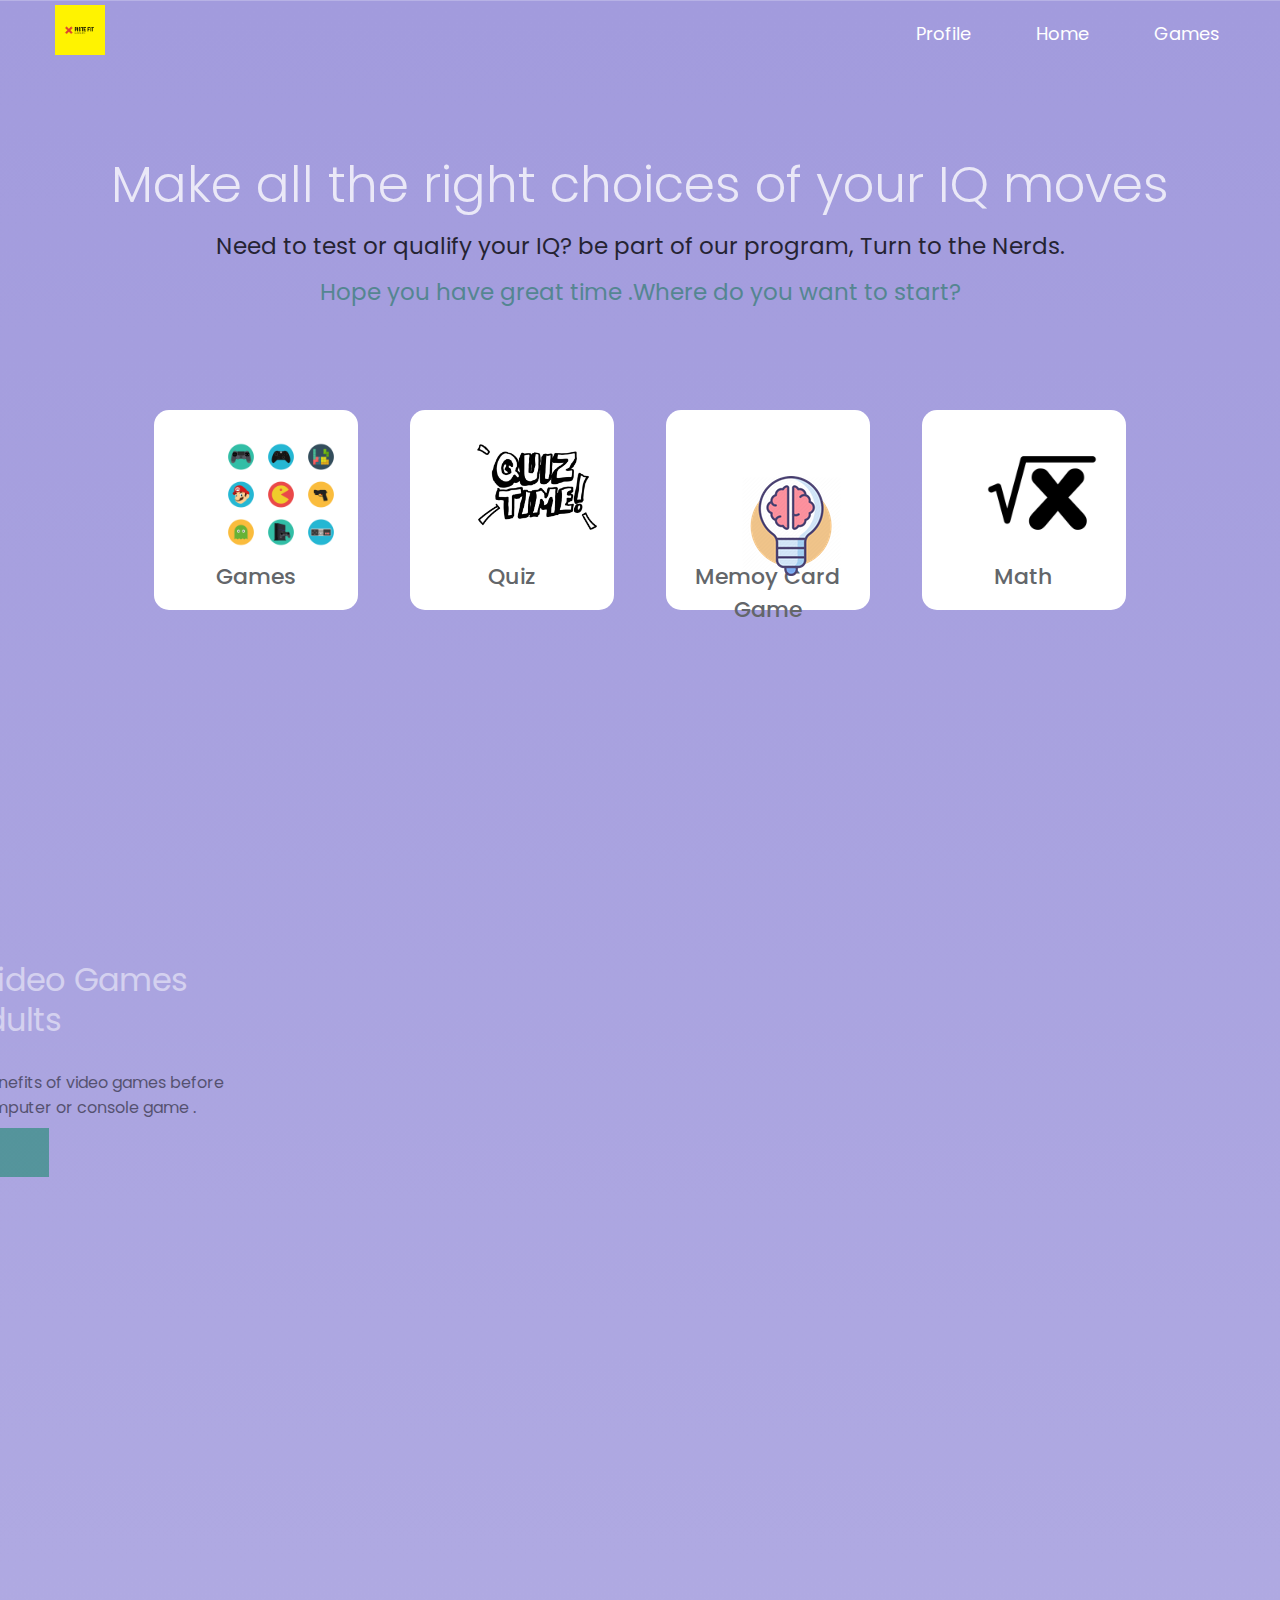
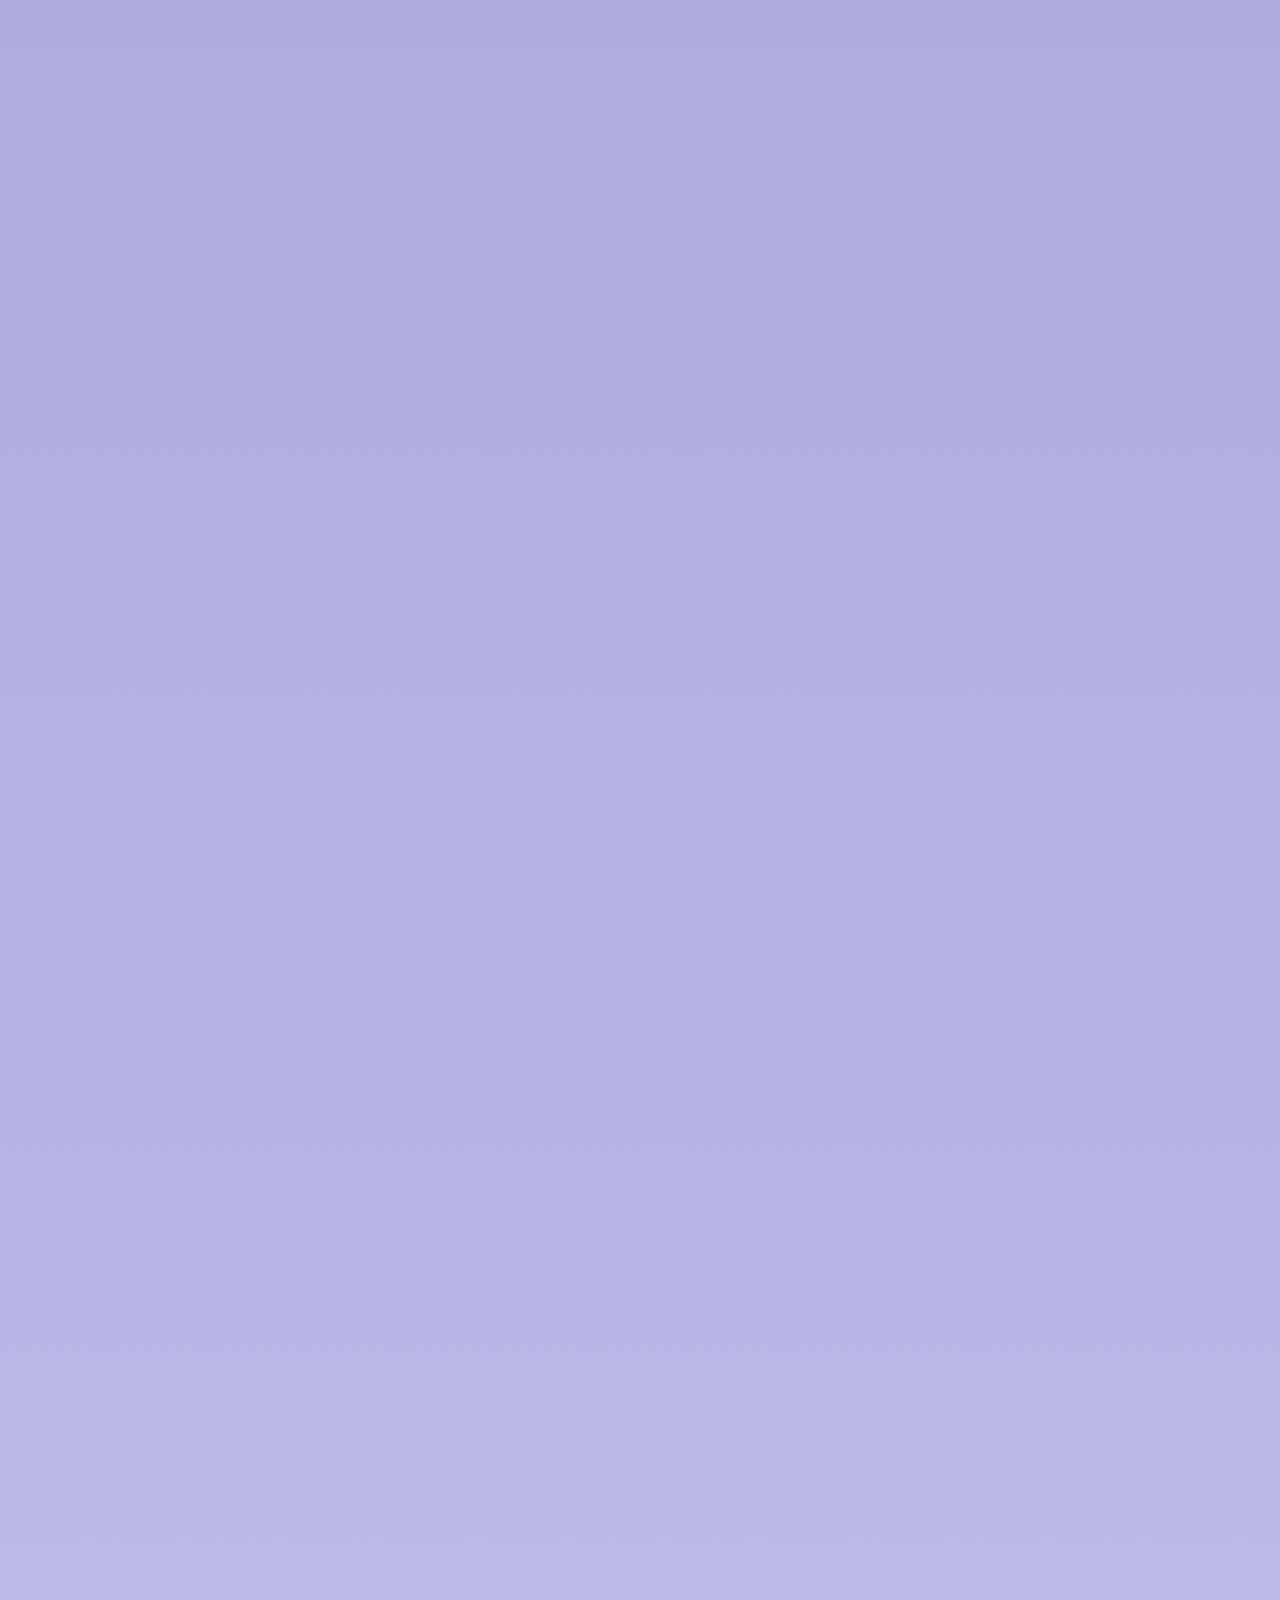
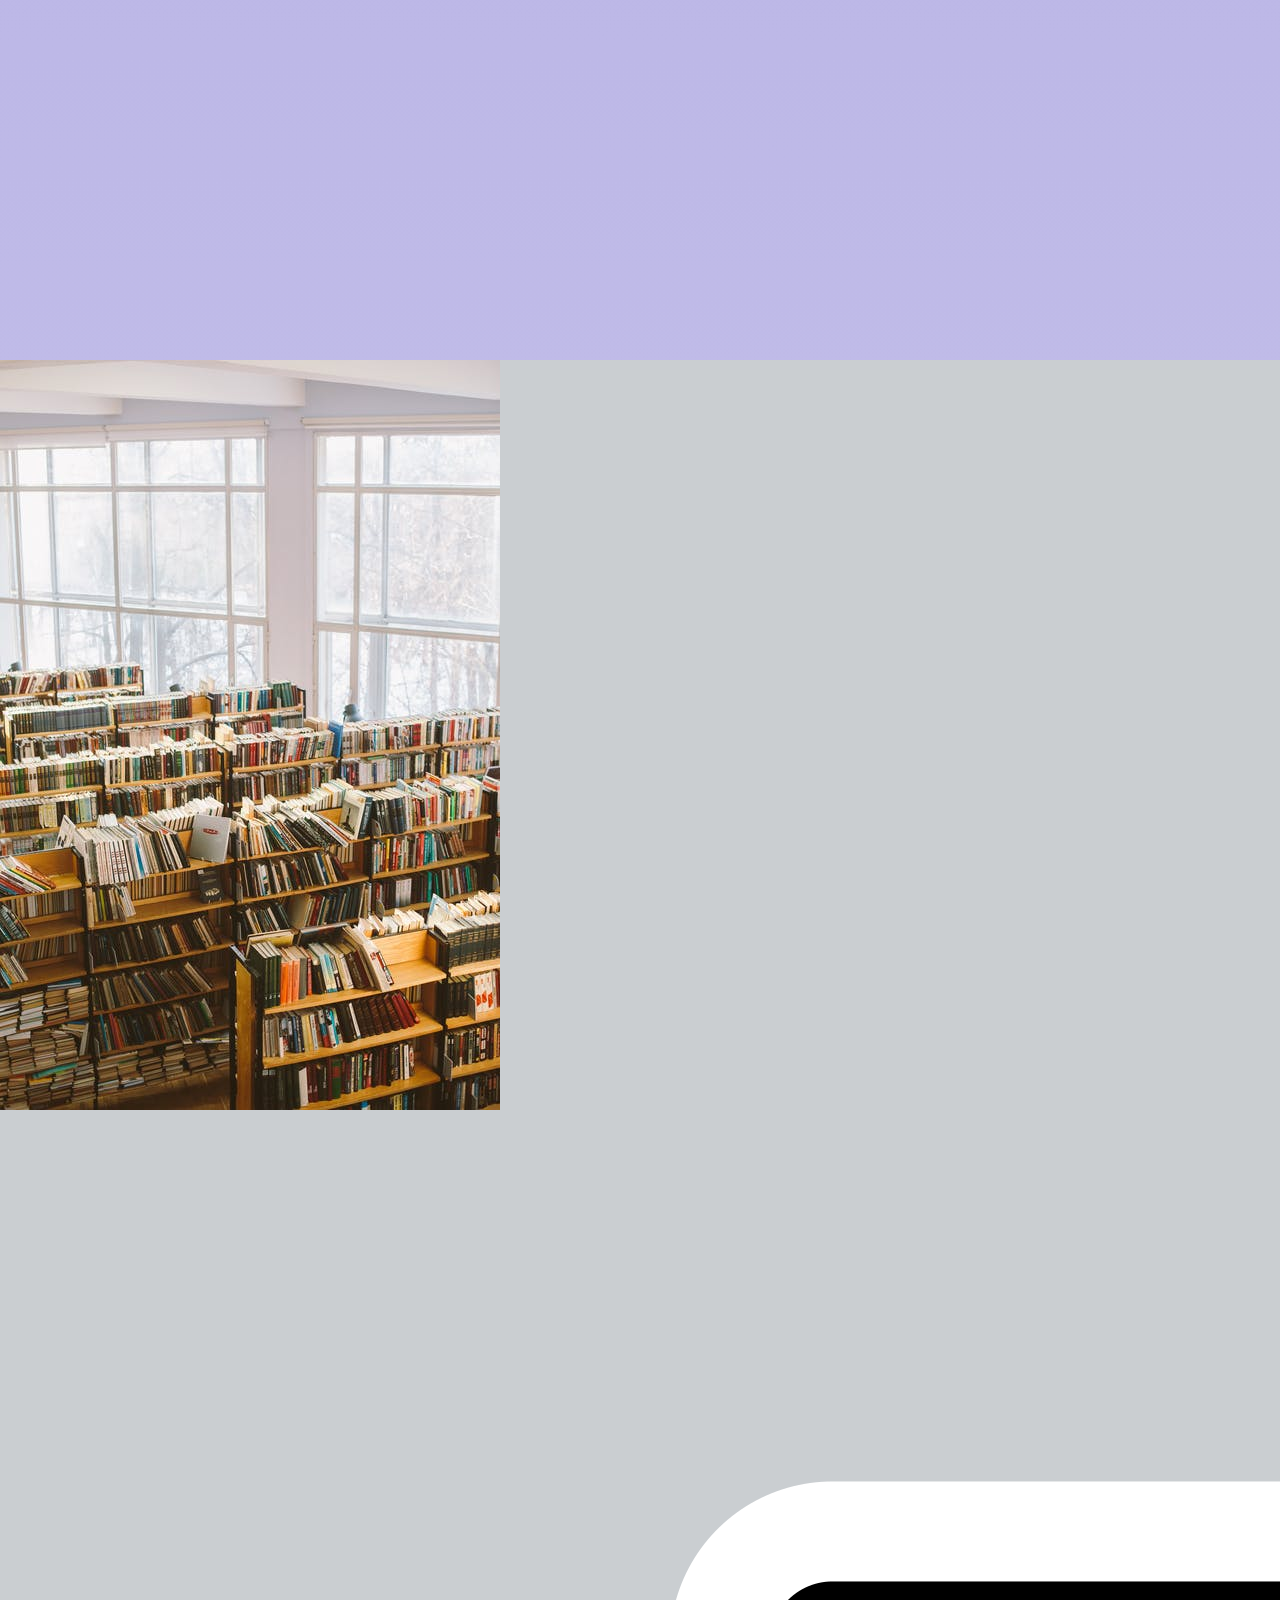
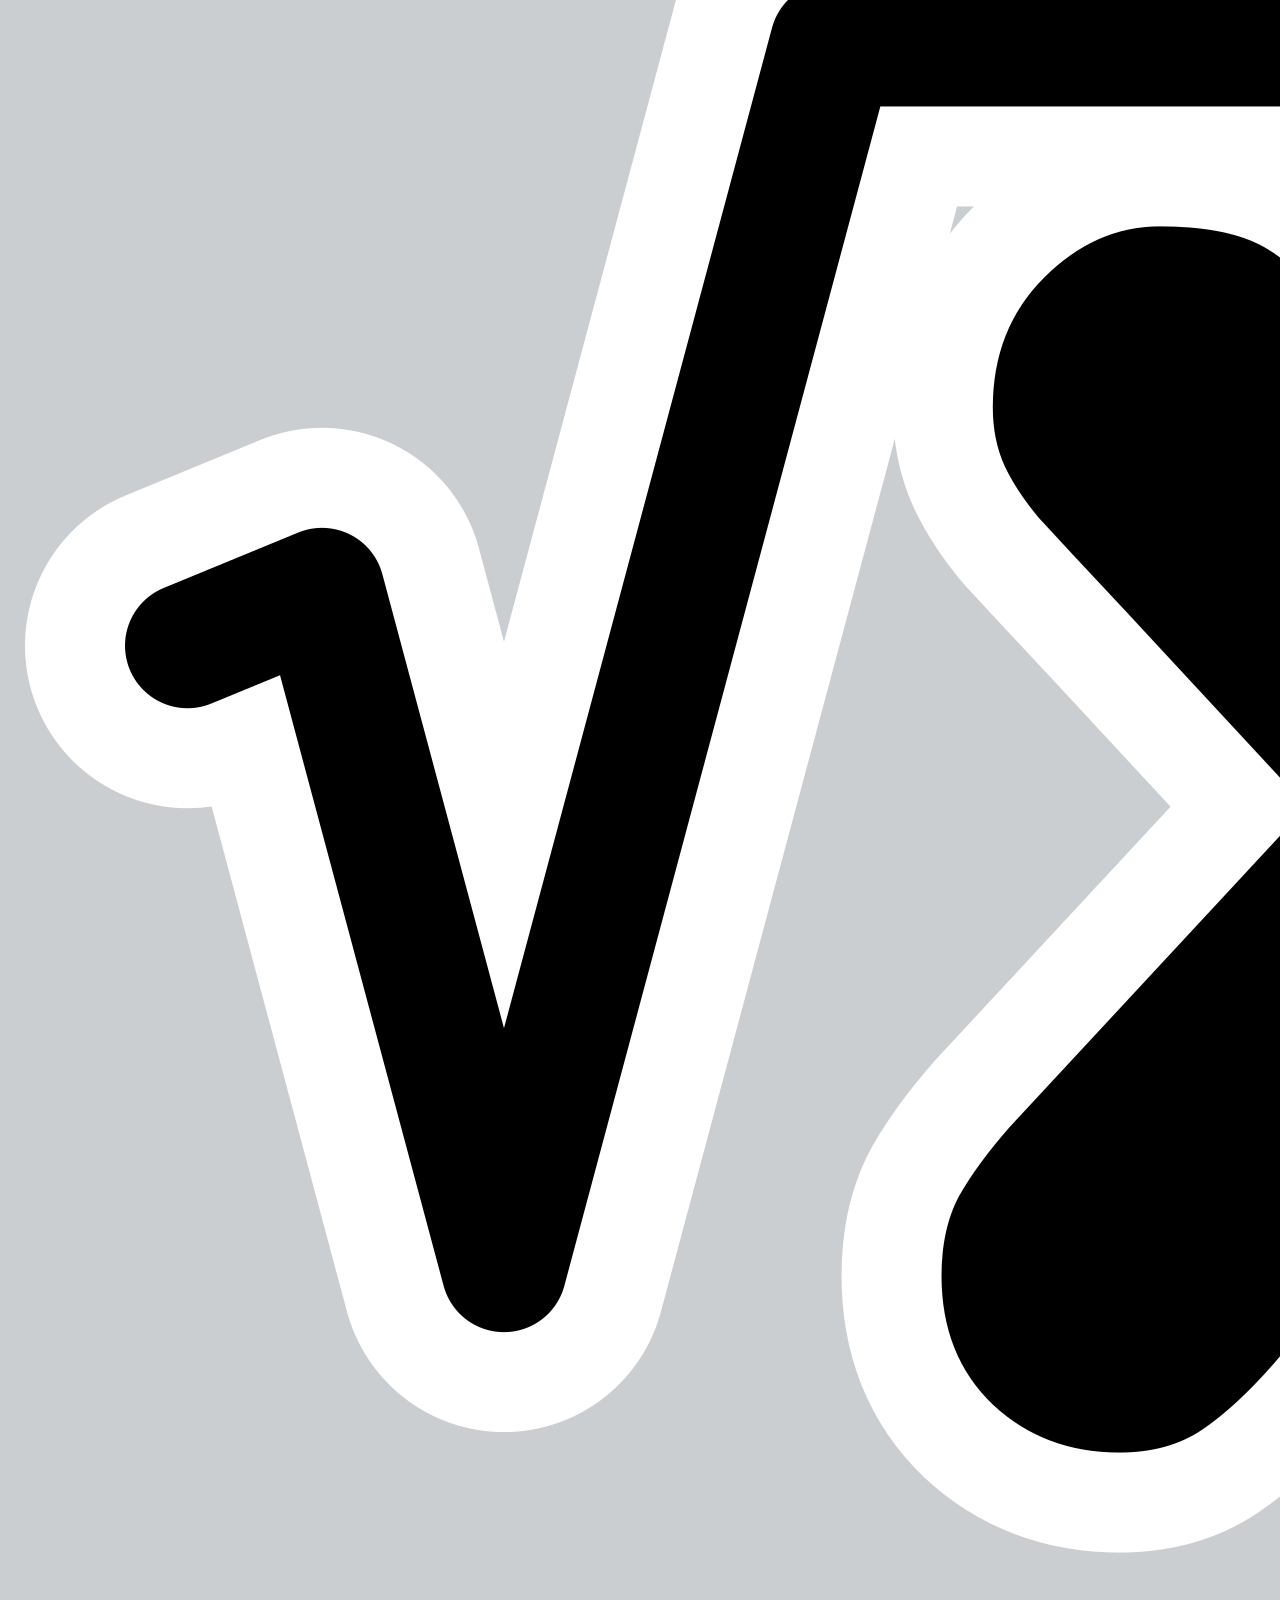
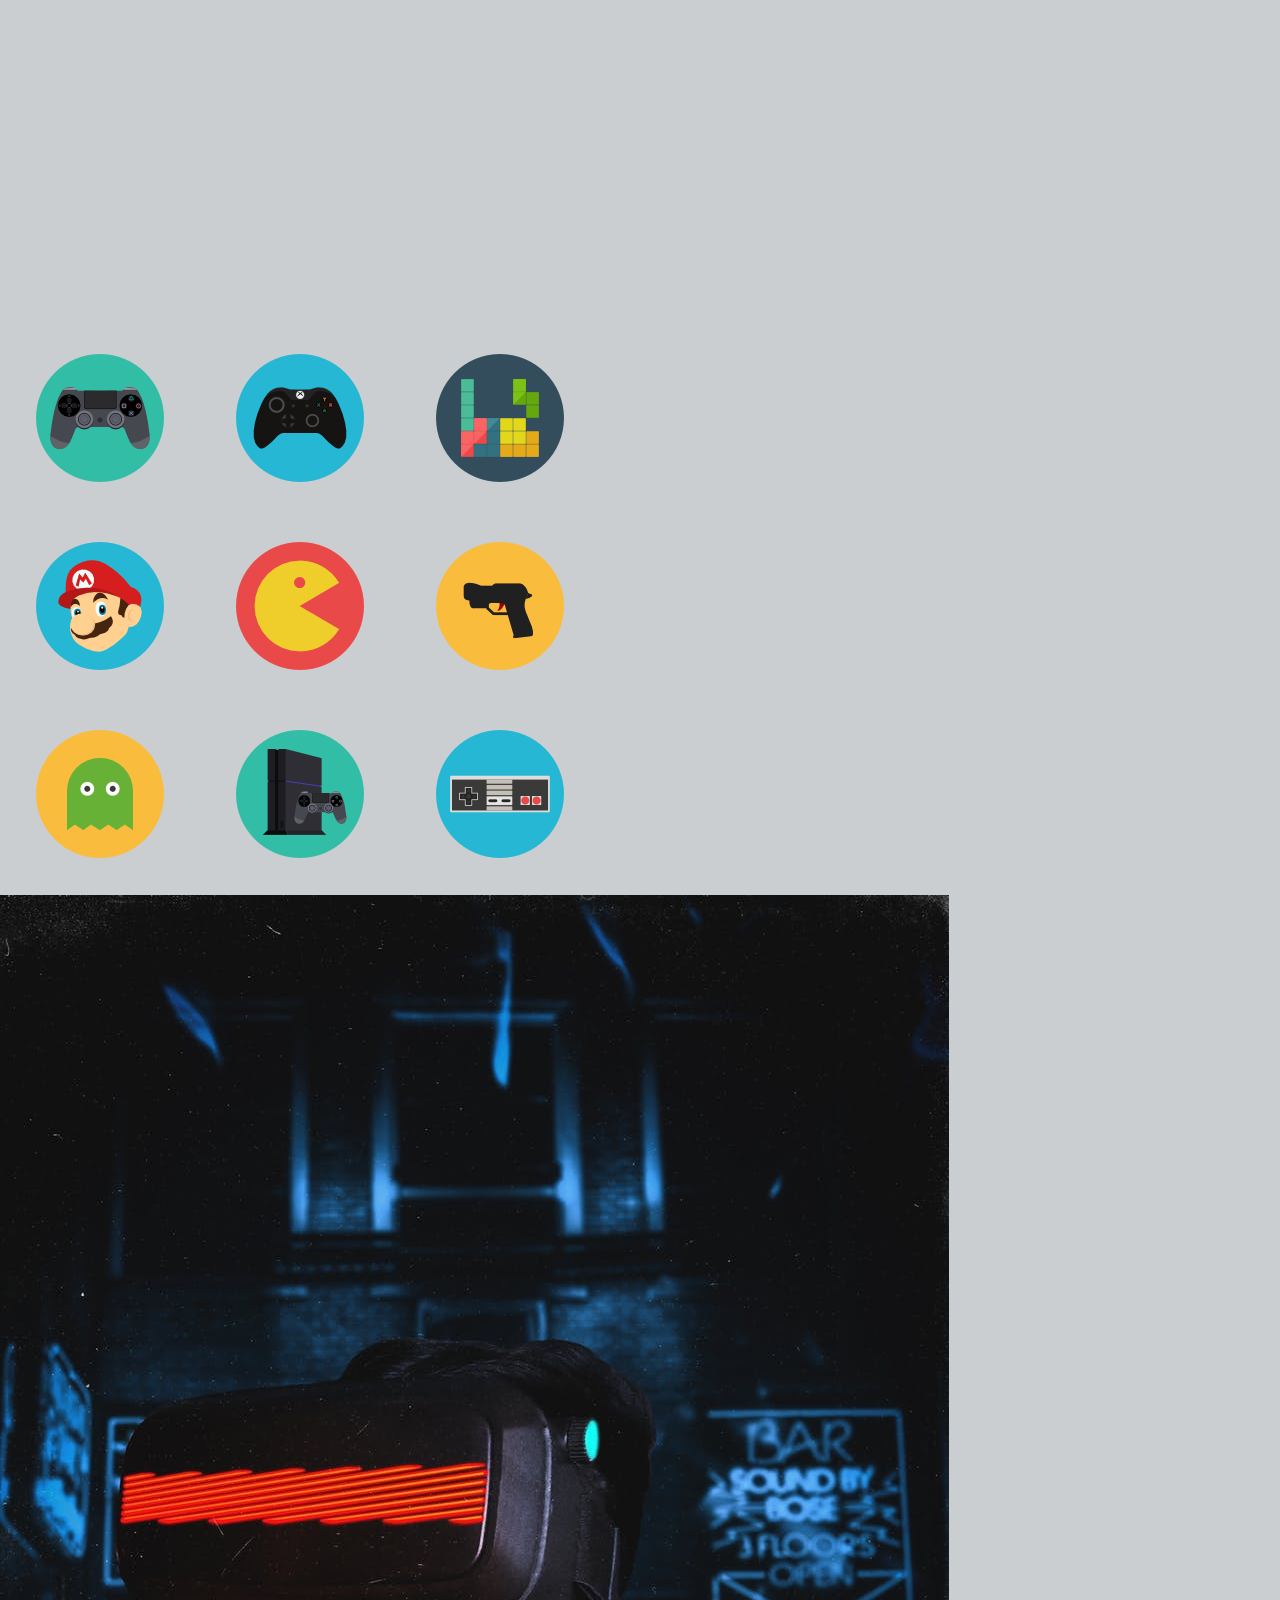
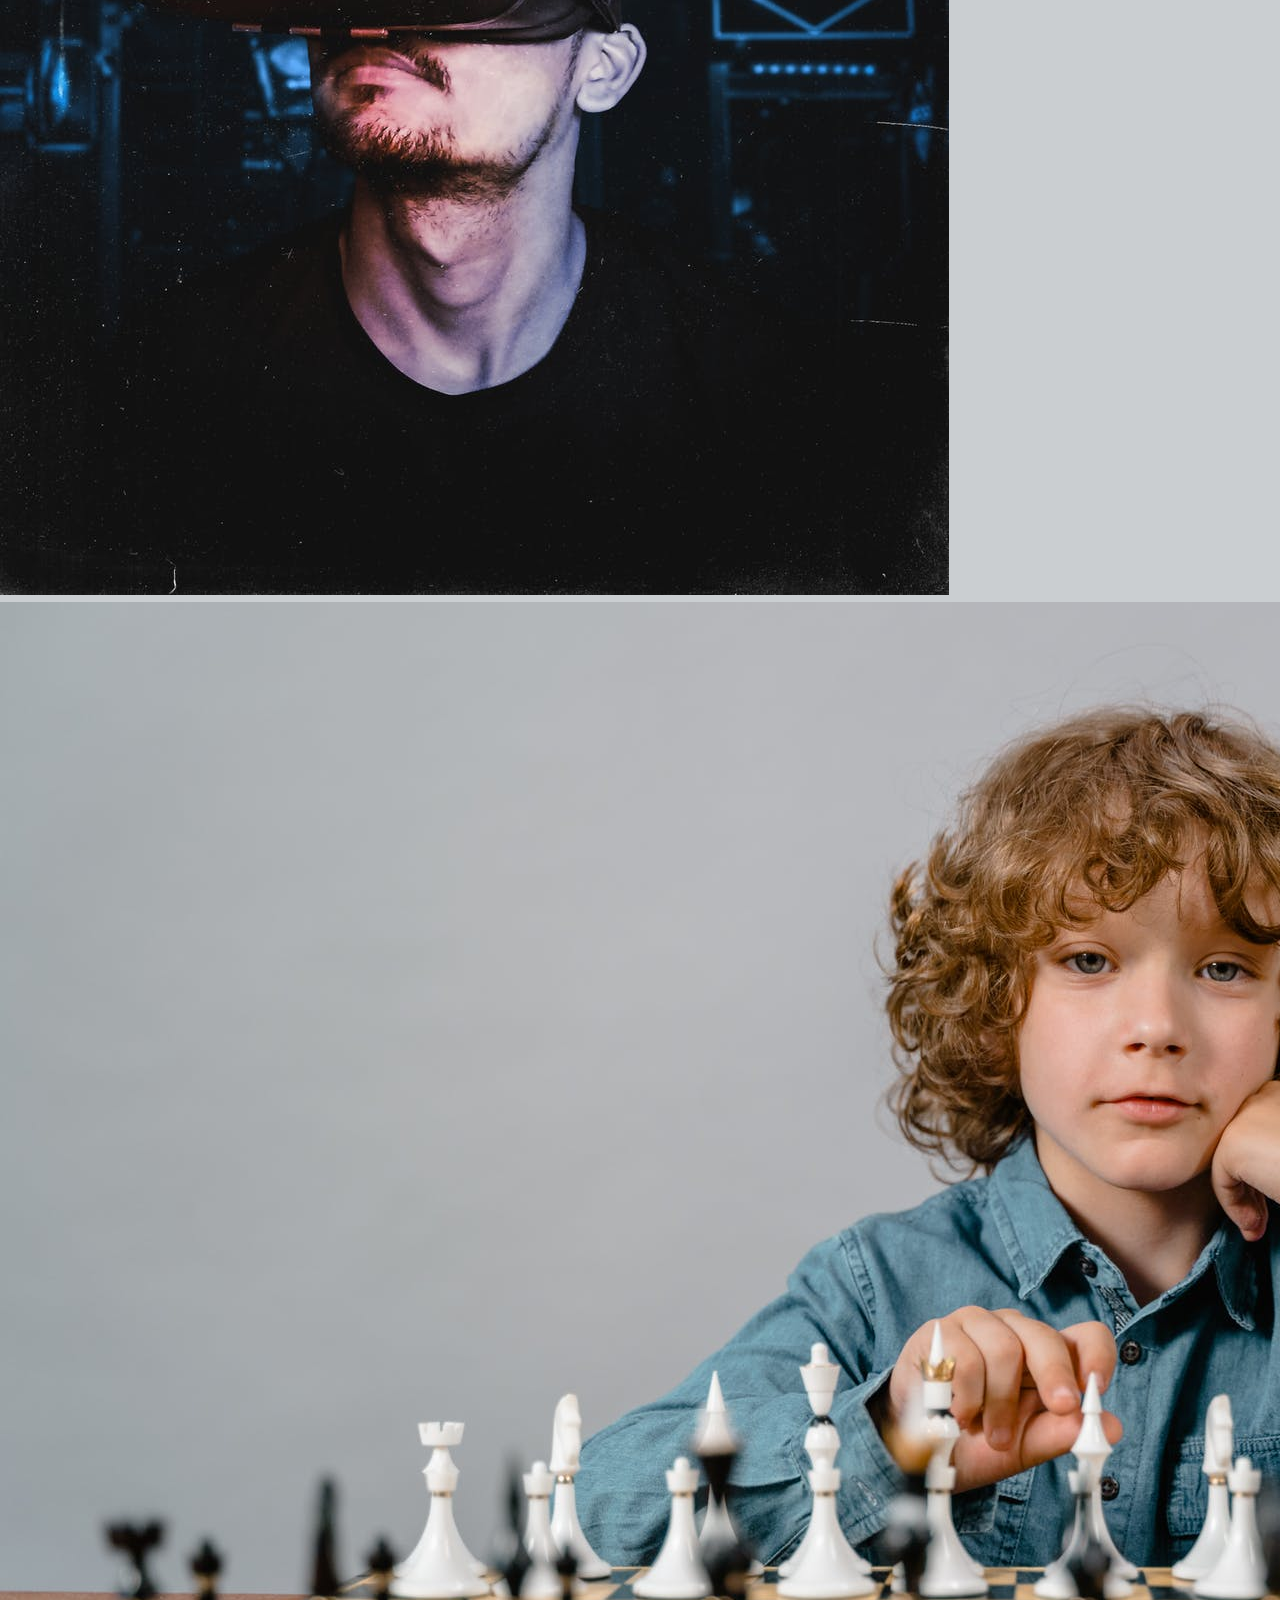
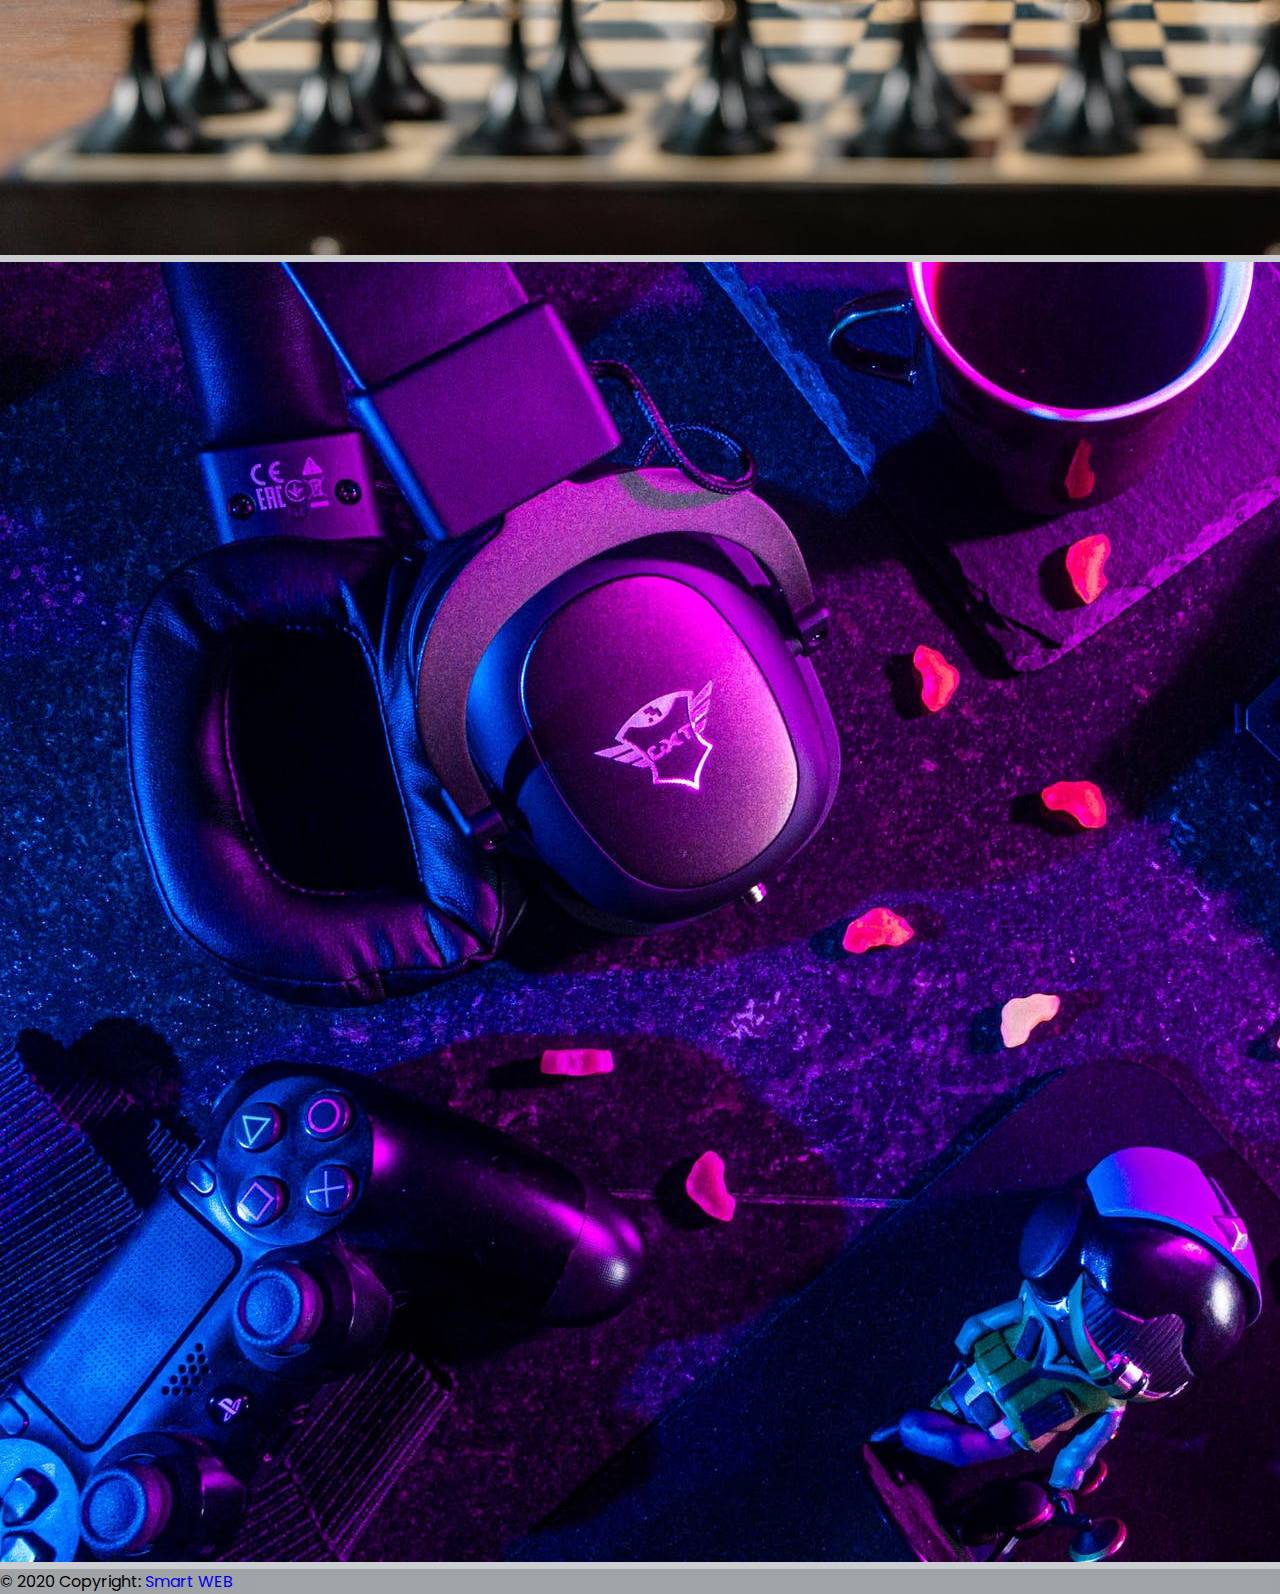
<file: index.html>
<!DOCTYPE html>
<html lang="en">
<head>
    <meta charset="UTF-8">
    <meta http-equiv="X-UA-Compatible" content="IE=edge">
    <meta name="viewport" content="width=device-width, initial-scale=1.0">
    <link rel="stylesheet" href="css/style.css">
    <title>Smart web</title>
    <link rel="stylesheet" href="https://cdnjs.cloudflare.com/ajax/libs/font-awesome/6.0.0-beta2/css/all.min.css" integrity="sha512-YWzhKL2whUzgiheMoBFwW8CKV4qpHQAEuvilg9FAn5VJUDwKZZxkJNuGM4XkWuk94WCrrwslk8yWNGmY1EduTA==" crossorigin="anonymous" referrerpolicy="no-referrer" />
  <link href="https://cdn.jsdelivr.net/npm/bootstrap@5.1.3/dist/css/bootstrap.min.css" rel="stylesheet" integrity="sha384-1BmE4kWBq78iYhFldvKuhfTAU6auU8tT94WrHftjDbrCEXSU1oBoqyl2QvZ6jIW3" crossorigin="anonymous">
  </head>
<body>
    <!-- NAVBAR------------------------------------------------------------------------ -->
<ul>
    <img src="img/logo.png">
    <li><a href="All Games/Games-Home-Page/index.html">Games</a></li>
    <li><a href="C:\Users\LENOVO\OneDrive\Desktop\Smart web\index.html">Home</a></li>
    <li><a href="#">Profile</a></li>
  </ul>
  <!-- Title container  -->
  <div class="title-container">
      <h1>Make all the right choices of your IQ moves</h1>
      <p>Need to test or qualify your IQ? be part of our program, Turn to the Nerds.</p>
      <h3>Hope you have great time .Where do you want to start?</h3>
  </div>
  <!---------------------------------------------- SECTION ONE ------------------------------------------->
  <div id="banner-1">
    <!-- <div class="service">
      <div class="box-1">
        <div class="title-school-box-1">
          <a href="#" id="btn-school-box-1">School</a>
          <h3>Be part of our school program will launch soon</h3>
        </div>
      </div>  
    </div> -->
    <div class="service-2">
      <div class="box-2 animate-1">
        <h1>Games</h1>
       <a href="All Games/Games-Home-Page/index.html"><img src="img/videogames.png" id="section-1-videogames-image" alt=""></a> 
      </div>  
      <div class="box-2 animate-2 ">
        <h1>Quiz</h1>
        <a href="Quiz/index.html" target="_blank"><img src="img/quiz-hero.png" id="section-1-videogames-image" alt=""></a> 
      </div>
      <div class="box-2 animate-3" >
        <h1>Memoy Card Game</h1>
        <a href="Memory Card Game/index.html"><img src="img/iq-test-hero (1).png" id="section-1-iqtest-image" alt=""></a> 
      </div>  
      <div class="box-2 animate-4">
        <h1>Math</h1>
        <a href="math/index.html"><img src="img/math-hero.png" id="section-1-math-image" alt=""></a> 
      </div>
    </div>
  </div>
  <!-------------------------------- SECTION TWO -------------------------------------->
  <div id="section-2">
    <div class="section-2-container">
      <div id="main-section-1" class="main-section-1">
        <h1>Benefits of Video Games For Kids & Adults</h1>
        <p>Learn more about the benefits of video games before firing up your favorite computer or console game .</p>
        <a href="C:\Users\LENOVO\OneDrive\Desktop\Smart web\blogs\blog-games.html" target="_blank"  id="section-2-games">Learn More</a>
      </div>
      <div class="main-section-2">
        <img src="img/gaming-section-2.png" alt="">
      </div>
    </div>
  </div>
  <!--------------------------------------- SECTION THREE ------------------------------------------------->
  <div id="section-3">
    <div class="row-1-1">
      <div class="row-1 fade1">
        <h1>BEST GAMES</h1>
        <p>Learn more about which games are the best for human brain</p>
       <div class="btn-hover"> <a href="blogs/blog-games.html"" target="_blank" id="Section-3-btn">CLICK HERE</a></div>
      </div>
      <div class="row-1 fade2">
        <h1>WHY ARE QUIZZES VALUABLE IN EDUCATION?</h1>
        <p>They help with concentration, identify gaps in knowledge.</p>
        <a href="blogs/Quizz-blog.html" target="_blank" id="Section-3-btn">SHOW ME MORE</a>
      </div>
    </div>
     <div class="row-2-2">
        <div class="row-3 fade3">
          <h1>PROVEN WAYS TO INCREASE IQ AND INTELLIGENCE</h1>
          <p>Adults can increase their IQ throughout life.</p>
          <a href="blogs/iq-blog.html" id="iq-button-section-3" target="_blank">MORE</a>
        </div>
        <div class="row-4 fade4">
          <h1>ADVANTAGES OF MATHEMATICS</h1>
          <p>The study of mathematics can satisfy a wide range of interests and abilities.</p>
          <a href="blogs/Advantages-of-Mathematics.html" target="_blank" id="Section-3-btn">CLICK HERE</a>
        </div>
      </div> 
    
      <div class="row-3-3">
        <div class="row-5 fade5">
          <h1>CODING</h1>
          <p>Computer coding is the universal language of the planet.</p>
          <a href="blogs/programming-blog.html" target="_blank" id="iq-button-section-3">EXPLORE</a>
        </div>
      
        <div class="row-6 fade6">
          <h1>SOCIAL MEDIA</h1>
          <p>Teens and social media use: What's the impact?</p>
          <a href="blogs/teens-and-social-media.html" target="_blank" id="iq-button-section-3">FIND OUT</a>
        </div>
      </div>
      </div> 
      <!----------------------------------------- Section Four ---------------------------------------------------------------->
      <div id="section-4">
        <div class="section-4-position">
        <div class="left-container">
          <h1 id="a">Everything you need — totally free</h1>
          <h2 id="b">Expert info</h2>
          <p id="b">Our objective and award-winning editorial team of 80+ Nerds make even the most complicated money questions and topics simple to understand.</p>
         
          <h2 id="c">Helpful tools</h2>
          <p id="c">Side-by-side comparisons, smart calculators and straightforward simulators help you make sense of your options.</p>

          <h2 id="d">Tailored insights</h2>
          <p id="d">Tell us more about you and we'll recommend things like the best credit card for your spending habits, simple ways to up your credit score and more.</p>
      </div>
        <div class="right-container">
          <img src="img/vr.jpeg" alt="">
        </div>
      </div>
      </div>

      <footer class="text-center text-white" style="background-color: #caced1;">
        <!-- Grid container -->
        <div class="container p-4">
          <!-- Section: Images -->
          <section class="">
            <div class="row">
              <div class="col-lg-2 col-md-12 mb-4 mb-md-0">
                <div
                  class="bg-image hover-overlay ripple shadow-1-strong rounded"
                  data-ripple-color="light"
                >
                  <img
                    src="img/books.jpeg"
                    class="w-100"
                  />
                  <a href="#!">
                    <div
                      class="mask"
                      style="background-color: rgba(251, 251, 251, 0.2);"
                    ></div>
                  </a>
                </div>
              </div>
              <div class="col-lg-2 col-md-12 mb-4 mb-md-0">
                <div
                  class="bg-image hover-overlay ripple shadow-1-strong rounded"
                  data-ripple-color="light"
                >
                  <img
                    src="img/math-hero.png"
                    class="w-100"
                  />
                  <a href="#!">
                    <div
                      class="mask"
                      style="background-color: rgba(251, 251, 251, 0.2);"
                    ></div>
                  </a>
                </div>
              </div>
              <div class="col-lg-2 col-md-12 mb-4 mb-md-0">
                <div
                  class="bg-image hover-overlay ripple shadow-1-strong rounded"
                  data-ripple-color="light"
                >
                  <img
                    src="img/videogames.png"
                    class="w-100"
                  />
                  <a href="#!">
                    <div
                      class="mask"
                      style="background-color: rgba(251, 251, 251, 0.2);"
                    ></div>
                  </a>
                </div>
              </div>
              <div class="col-lg-2 col-md-12 mb-4 mb-md-0">
                <div
                  class="bg-image hover-overlay ripple shadow-1-strong rounded"
                  data-ripple-color="light"
                >
                  <img
                    src="img/vr.jpeg"
                    class="w-100"
                  />
                  <a href="#!">
                    <div
                      class="mask"
                      style="background-color: rgba(251, 251, 251, 0.2);"
                    ></div>
                  </a>
                </div>
              </div>
              <div class="col-lg-2 col-md-12 mb-4 mb-md-0">
                <div
                  class="bg-image hover-overlay ripple shadow-1-strong rounded"
                  data-ripple-color="light"
                >
                  <img
                    src="img/hero-image.jpeg"
                    class="w-100"
                  />
                  <a href="#!">
                    <div
                      class="mask"
                      style="background-color: rgba(251, 251, 251, 0.2);"
                    ></div>
                  </a>
                </div>
              </div>
              <div class="col-lg-2 col-md-12 mb-4 mb-md-0">
                <div
                  class="bg-image hover-overlay ripple shadow-1-strong rounded"
                  data-ripple-color="light"
                >
                  <img
                    src="img/gaming-section-2.jpeg"
                    class="w-100"
                  />
                  <a href="#!">
                    <div
                      class="mask"
                      style="background-color: rgba(251, 251, 251, 0.2);"
                    ></div>
                  </a>
                </div>
              </div>
            </div>
          </section>
        </div>
        <div class="text-center p-3" style="background-color: rgba(0, 0, 0, 0.2);">
          © 2020 Copyright:
          <a class="text-white" href="#">Smart WEB</a>
        </div>
      </footer>
      <script src="js/jquery-3.6.0.min.js"></script>
      <script src="js/main.js"></script>
  </body>
</html>
</file>
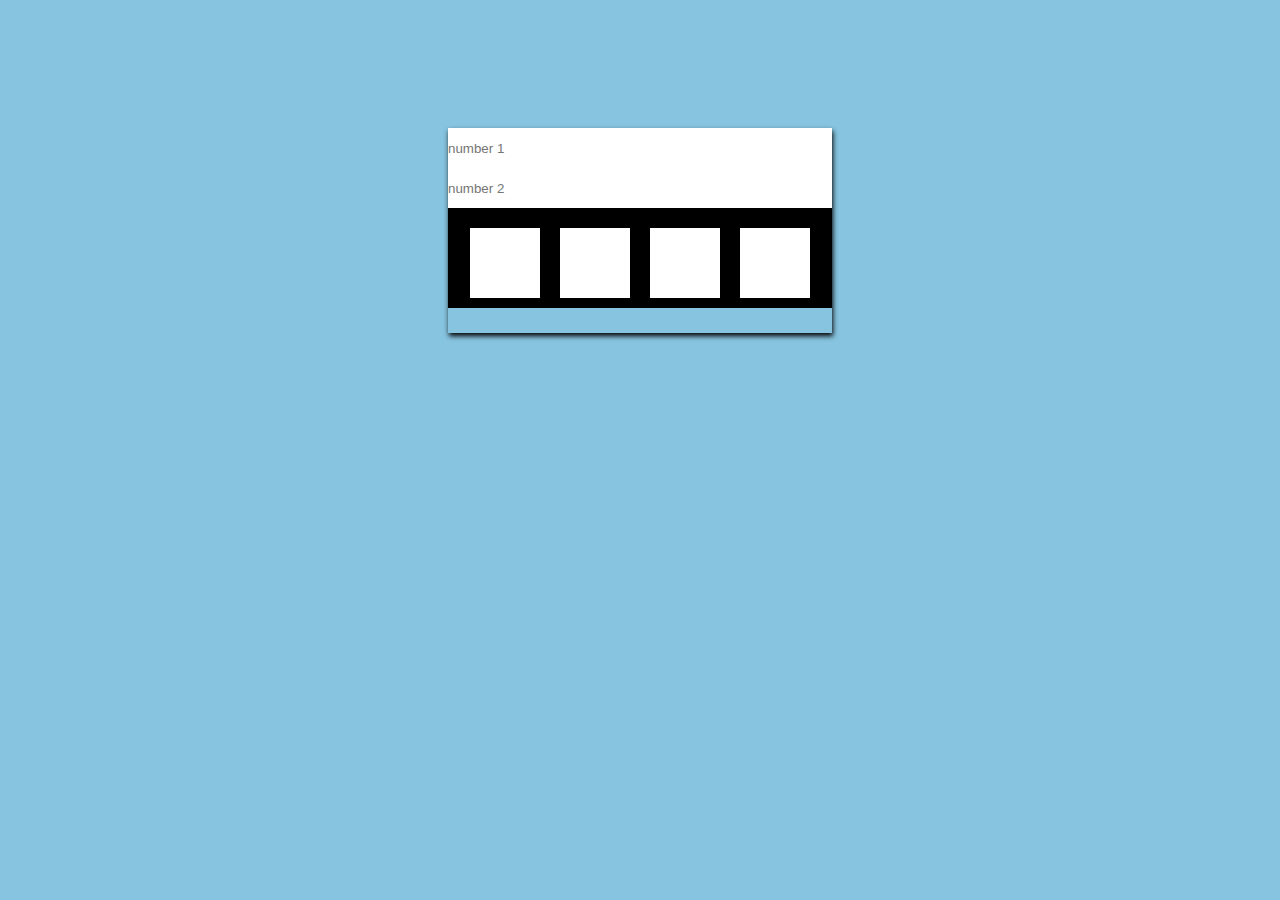
<file: math/index.html>
<!DOCTYPE html>
<html lang="en">
<head>
    <meta charset="UTF-8">
    <meta http-equiv="X-UA-Compatible" content="IE=edge">
    <meta name="viewport" content="width=device-width, initial-scale=1.0">
    <title>Calculator</title>
    <link rel="stylesheet" href="style.css">
    <link rel="stylesheet" href="https://cdnjs.cloudflare.com/ajax/libs/font-awesome/6.0.0-beta3/css/all.min.css" integrity="sha512-Fo3rlrZj/k7ujTnHg4CGR2D7kSs0v4LLanw2qksYuRlEzO+tcaEPQogQ0KaoGN26/zrn20ImR1DfuLWnOo7aBA==" crossorigin="anonymous" referrerpolicy="no-referrer" />
</head>
<body>
    <div class="container">
        <div class="calc">
            <div class="inputs">
                <input type="number" id="input_number_1" placeholder="number 1">
                <br>
                <input type="number" id="input_number_2" placeholder="number 2">
            </div>
            <div class="flxend">
            <i id="btnadd" class="fas fa-plus"></i>
            <i id="btnminus" class="fas fa-minus"></i>
            <i id="multiple" class="fas fa-times"></i>
            <i id="divide" class="fas fa-divide"></i>
        </div>
            <h2 id="res"></h2>
    </div>   
</div>

    <script src="main.js"></script>
</body>
</html>
</file>
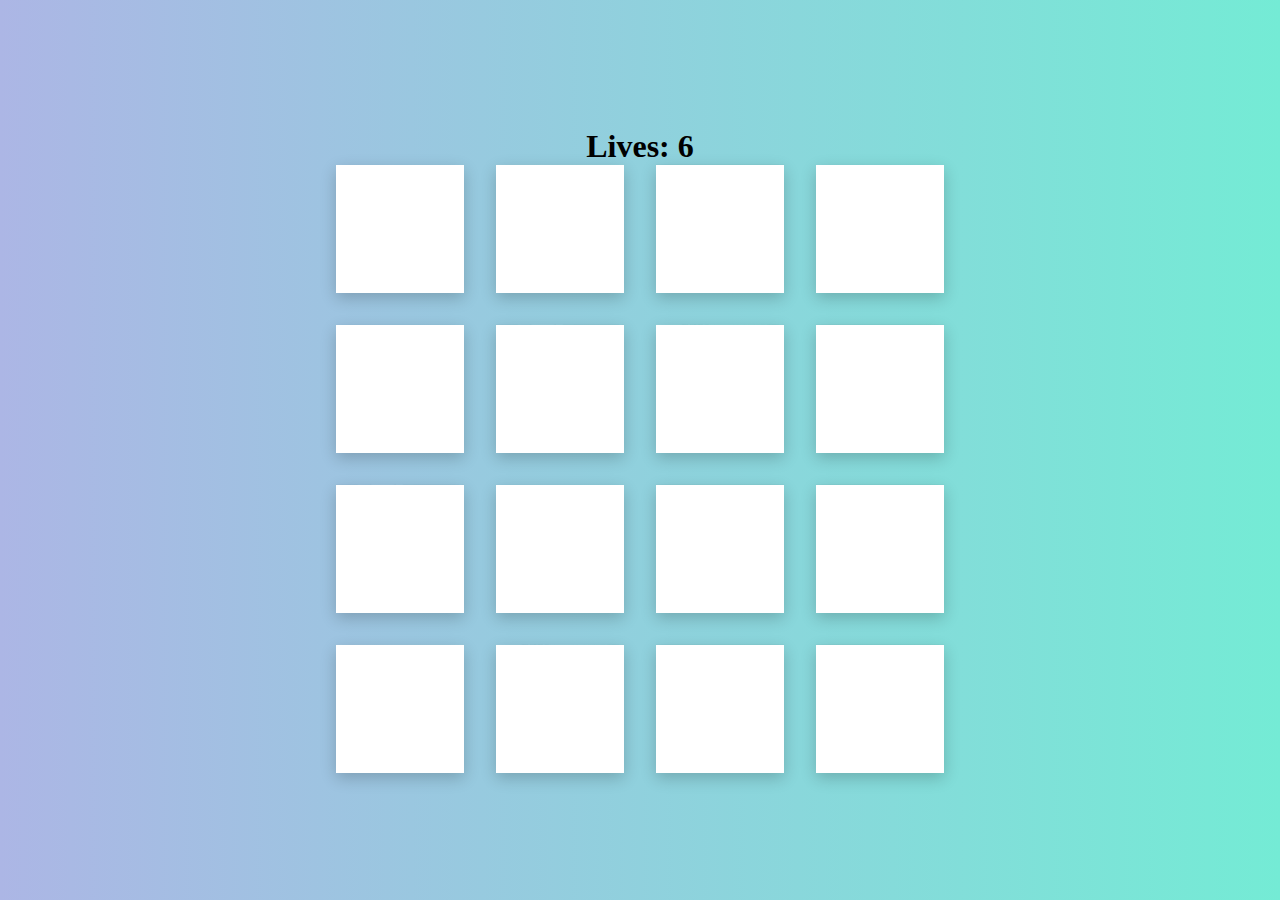
<file: Memory Card Game/index.html>
<!DOCTYPE html>
<html lang="en">
<head>
    <meta charset="UTF-8">
    <meta http-equiv="X-UA-Compatible" content="IE=edge">
    <meta name="viewport" content="width=device-width, initial-scale=1.0">
    <title>Document</title>
    <link rel="stylesheet" href="style.css">
</head>
<body>
    <h1>Lives: <span class="playerLivesCount"></span></h1>
    <section></section>
    <script src="main.js"></script>
</body>
</html>
</file>
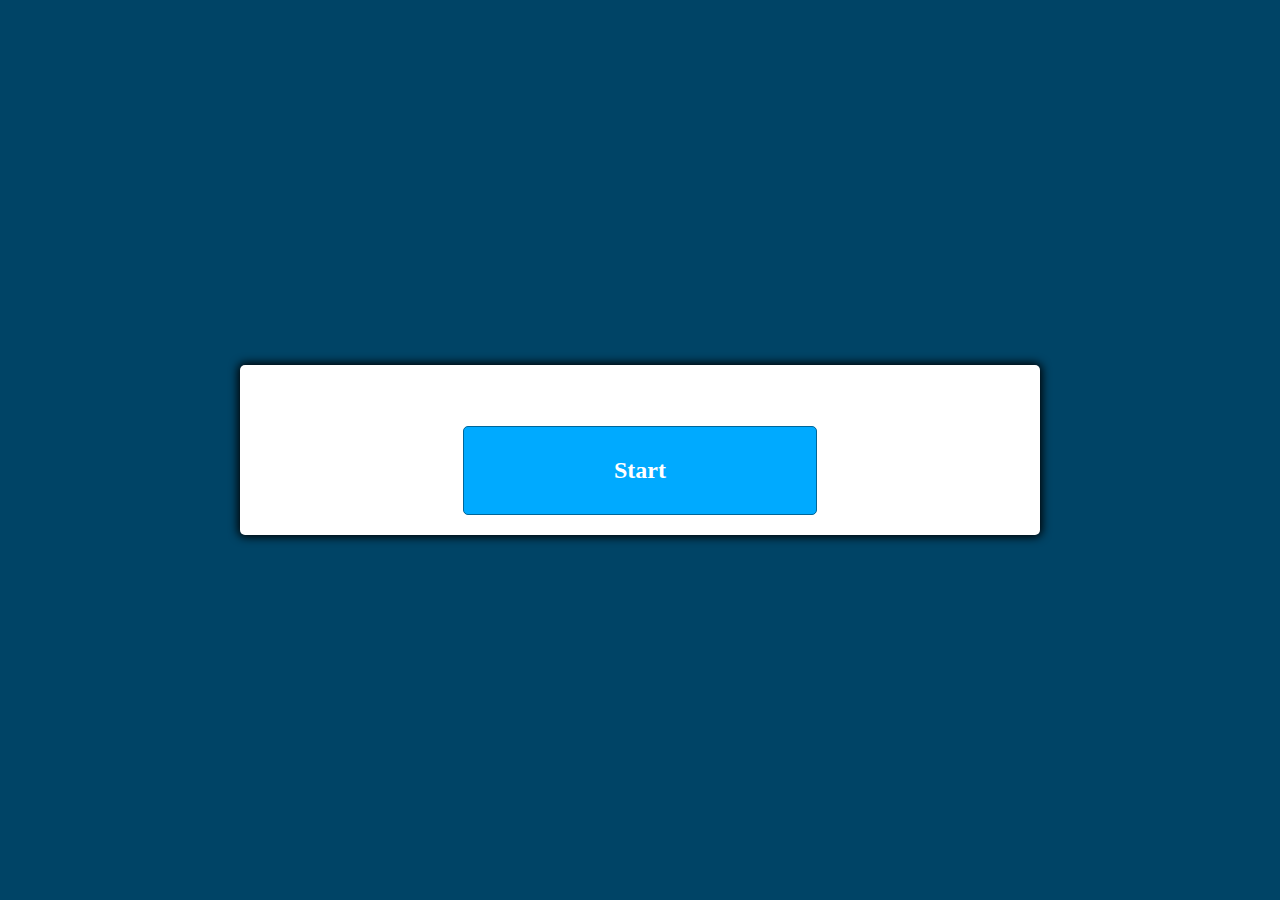
<file: Quiz/index.html>
<!DOCTYPE html>
<html lang="en">
<head>
  <meta charset="UTF-8">
  <meta name="viewport" content="width=device-width, initial-scale=1.0">
  <meta http-equiv="X-UA-Compatible" content="ie=edge">
  <link rel="stylesheet" href="style.css">
  <script defer src="main.js"></script>
  <title>Quiz App</title>
</head>
<body>
  <div class="won"></div>
  <div class="container">
    <div id="question-container" class="hide">
      <div id="question" class="question">Question</div>
      <div id="answer-buttons" class="btn-grid">
        <button class="btn">Answer 1</button>
        <button class="btn">Answer 2</button>
        <button class="btn">Answer 3</button>
        <button class="btn">Answer 4</button>
      </div>
    </div>
    <div class="controls">
      <button id="start-btn" class="start-btn btn">Start</button>
      <button id="next-btn" class="next-btn btn hide">Next</button>
    </div>
  </div>
</body>
</html>
</file>
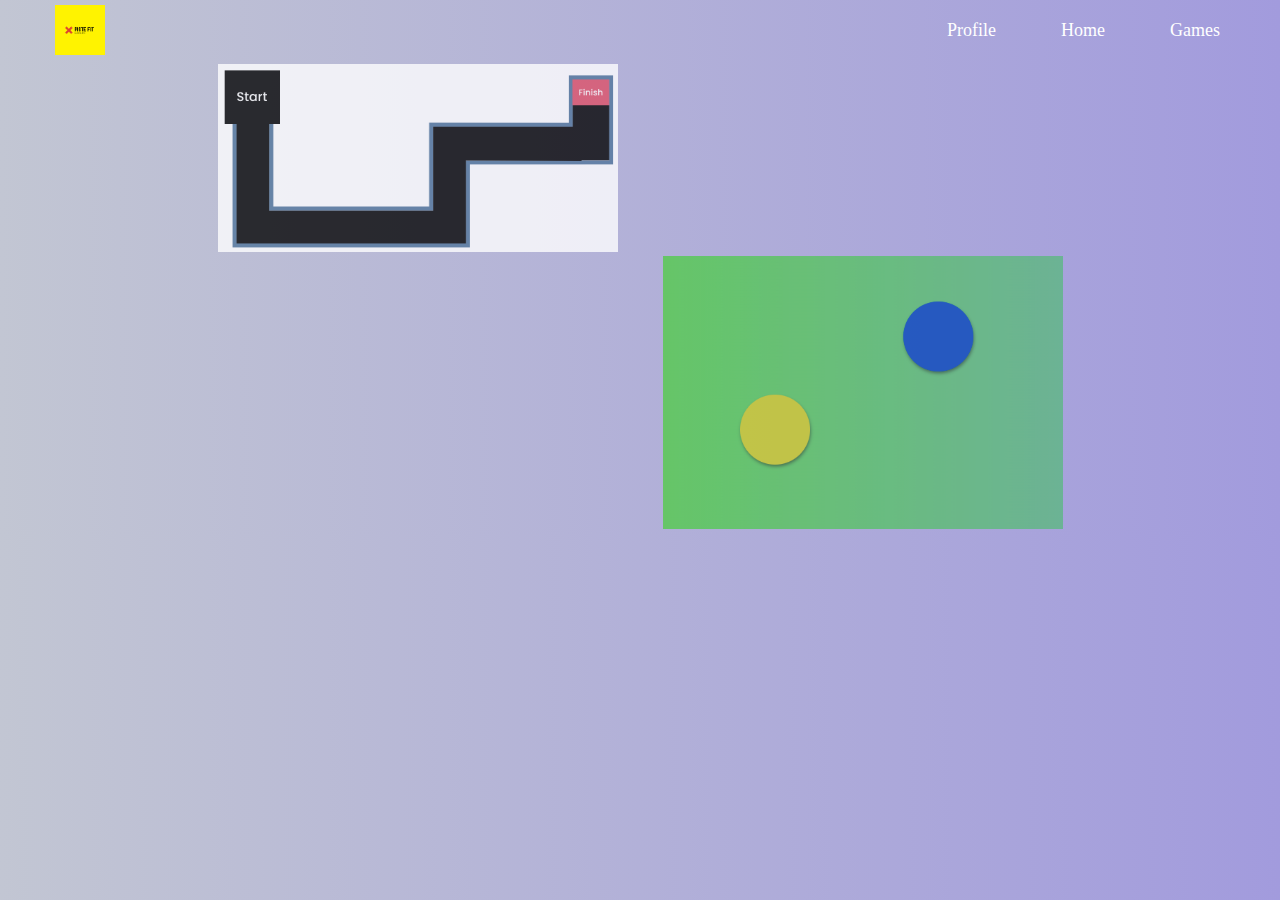
<file: All Games/Games-Home-Page/index.html>
<!DOCTYPE html>
<html lang="en">
<head>
    <meta charset="UTF-8">
    <meta http-equiv="X-UA-Compatible" content="IE=edge">
    <meta name="viewport" content="width=device-width, initial-scale=1.0">
    <title>Games</title>
    <link href="https://cdn.jsdelivr.net/npm/bootstrap@5.1.3/dist/css/bootstrap.min.css" rel="stylesheet" integrity="sha384-1BmE4kWBq78iYhFldvKuhfTAU6auU8tT94WrHftjDbrCEXSU1oBoqyl2QvZ6jIW3" crossorigin="anonymous">
    <link rel="stylesheet" href="css/style.css">
</head>
<body>
     <!-- NAVBAR------------------------------------------------------------------------ -->
     <ul>
     <a href="../../index.html"></a> <img src="../../img/logo.png">
      <li><a href="../../All Games/Games-Home-Page/index.html">Games</a></li>
      <li><a href="C:\Users\LENOVO\OneDrive\Desktop\Smart web\index.html">Home</a></li>
      <li><a href="#">Profile</a></li>
    </ul>

      <div class="container">
        <div class="row">
            <a href="../Games-Home-Page/Maze Game/index.html">
              <div class="box-1">
          <div class="col">
            <img id="img" src="../Games-Home-Page/Maze Game/img/maze.PNG" alt="">
          </div>
        </a>
      </div>
      <div class="box-2">
        <a href="../Reaction-Game/index.html">
          <div class="col">
            <img id="img" src="../Games-Home-Page/Maze Game/img/reaction.PNG" alt="">
          </div>
        </a>
      </div>
        </div>
        </div>
        <script src="../Games-Home-Page/js/jquery-3.6.0.min.js"></script>
        <script src="../Games-Home-Page/js/main.js"></script>
</body>
</html>
</file>
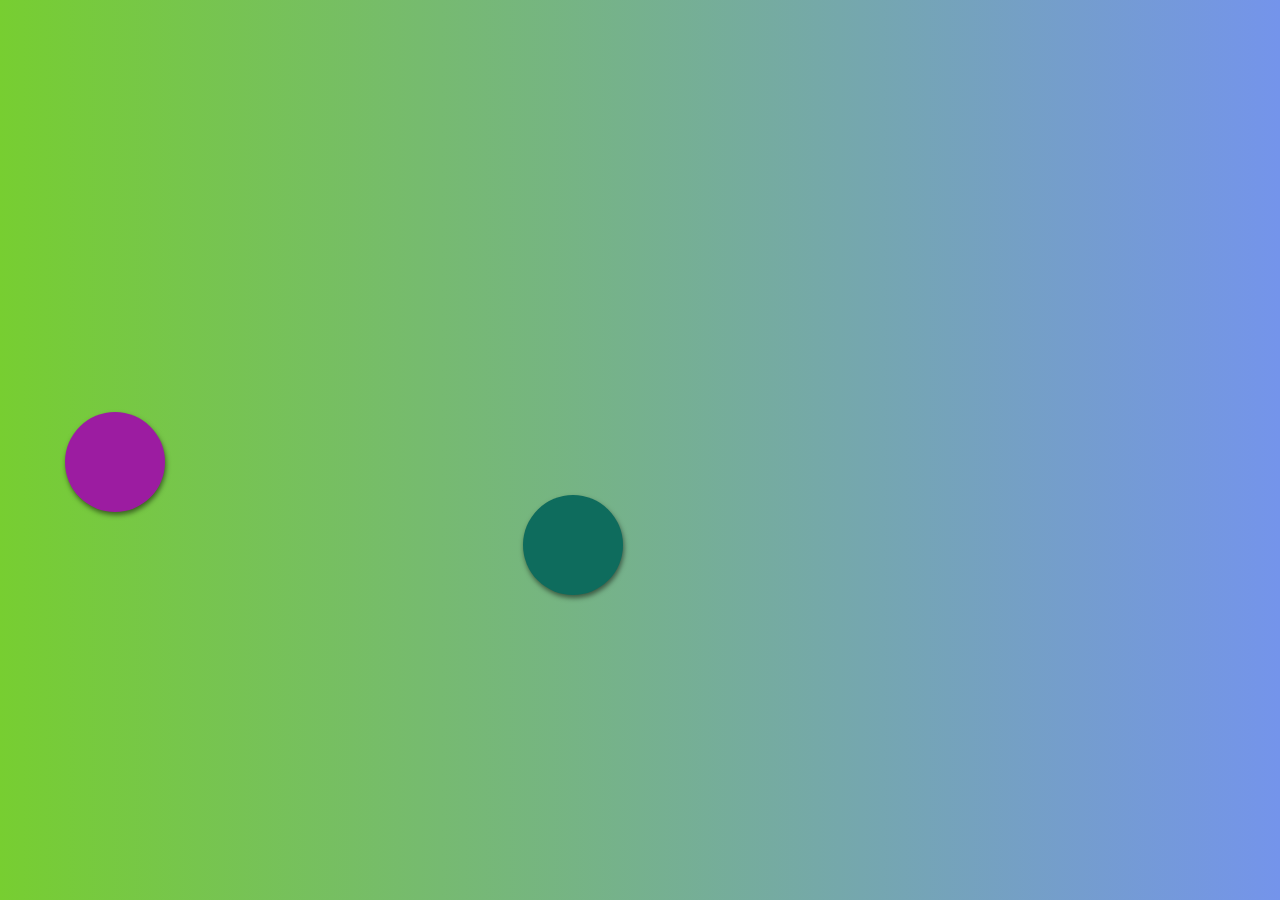
<file: All Games/Reaction-Game/index.html>
<!DOCTYPE html>
<html lang="en">
<head>
    <meta charset="UTF-8">
    <meta http-equiv="X-UA-Compatible" content="IE=edge">
    <meta name="viewport" content="width=device-width, initial-scale=1.0">
    <title>Reaction Game</title>
    <link rel="stylesheet" href="css/style.css">
</head>
<body>
     <div class="section">
    <div class="circle" id="circle"></div>
    <div class="circle2" id="circle2"></div>
    <div class="shapes" id="shapes">
        <div class="shape-1 shape"></div>
        <div class="shape-2 shape"></div>
        <div class="shape-3 shape"></div>
        <div class="shape-4 shape"></div>
    </div>
    <h1 id="showTime"></h1>

    <div class="circle2" id="circle2"></div>
    <h1 id="showTime2"></h1>
    </div> 





    <script src="js/main.js"></script>
</body>
</html>
</file>
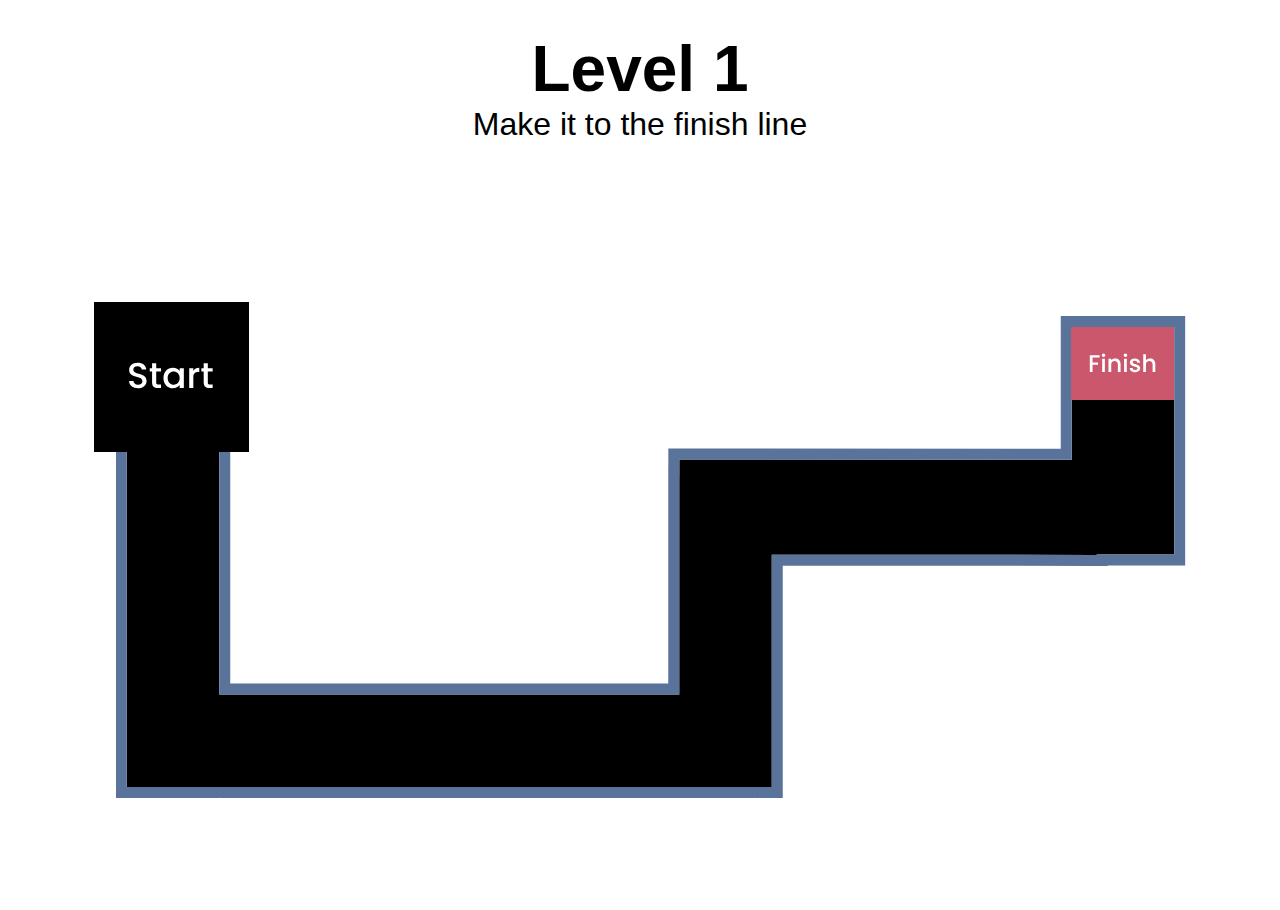
<file: All Games/Games-Home-Page/Maze Game/index.html>
<!DOCTYPE html>
<html lang="en">
<head>
    <meta charset="UTF-8">
    <meta http-equiv="X-UA-Compatible" content="IE=edge">
    <meta name="viewport" content="width=device-width, initial-scale=1.0">
    <title>Document</title>
    <link rel="stylesheet" href="css/style.css">
</head>
<body>
    <div class="description">
        <h2 class="ui-level">Level 1</h2>
        <p class="ui-message">Make it to the finish line</p>
        <button class="next-button">Level 2</button>
      </div>
      <div class="game">
        <svg
          class="level-one"
          width="1092"
          height="496"
          viewBox="0 0 1092 496"
          fill="none"
          xmlns="http://www.w3.org/2000/svg"
        >
          <mask
            id="path-1-outside-1_15:8"
            maskUnits="userSpaceOnUse"
            x="21.75"
            y="14"
            width="1070"
            height="482"
            fill="black"
          >
            <!-- border we target -->
            <rect
              class="maze-border"
              fill="white"
              x="21.75"
              y="14"
              width="1070"
              height="482"
            />
            <path
              fill-rule="evenodd"
              clip-rule="evenodd"
              d="M1080.25 25H977.75V157.793L585.321 157.5L585.308 175H585.25V252.594V392.5L125.25 392.5V42.5H32.75V485H77.75H125.25H585.25L660.25 485L677.75 485V252.663L1002.71 252.906L1002.71 252.5H1080.25V25Z"
            />
          </mask>
          <!-- maze fill -->
          <path
            fill-rule="evenodd"
            clip-rule="evenodd"
            d="M1080.25 25H977.75V157.793L585.321 157.5L585.308 175H585.25V252.594V392.5L125.25 392.5V42.5H32.75V485H77.75H125.25H585.25L660.25 485L677.75 485V252.663L1002.71 252.906L1002.71 252.5H1080.25V25Z"
            fill="black"
          />
          <!-- targeted maze border -->
          <path
            class="maze-border"
            d="M977.75 25V14H966.75V25H977.75ZM1080.25 25H1091.25V14H1080.25V25ZM977.75 157.793L977.742 168.793L988.75 168.802V157.793H977.75ZM585.321 157.5L585.329 146.5L574.329 146.492L574.321 157.492L585.321 157.5ZM585.308 175V186H596.3L596.308 175.008L585.308 175ZM585.25 175V164H574.25V175H585.25ZM585.25 392.5L585.25 403.5L596.25 403.5V392.5H585.25ZM125.25 392.5H114.25V403.5L125.25 403.5L125.25 392.5ZM125.25 42.5H136.25V31.5H125.25V42.5ZM32.75 42.5V31.5H21.75V42.5H32.75ZM32.75 485H21.75V496H32.75V485ZM585.25 485L585.25 474H585.25V485ZM660.25 485L660.25 496L660.25 496L660.25 485ZM677.75 485L677.75 496L688.75 496V485H677.75ZM677.75 252.663L677.758 241.663L666.75 241.655V252.663H677.75ZM1002.71 252.906L1002.71 263.906L1013.71 263.915L1013.71 252.915L1002.71 252.906ZM1002.71 252.5V241.5H991.722L991.714 252.492L1002.71 252.5ZM1080.25 252.5V263.5H1091.25V252.5H1080.25ZM977.75 36H1080.25V14H977.75V36ZM988.75 157.793V25H966.75V157.793H988.75ZM977.758 146.793L585.329 146.5L585.313 168.5L977.742 168.793L977.758 146.793ZM574.321 157.492L574.308 174.992L596.308 175.008L596.321 157.508L574.321 157.492ZM585.308 164H585.25V186H585.308V164ZM574.25 175V252.594H596.25V175H574.25ZM574.25 252.594V392.5H596.25V252.594H574.25ZM585.25 381.5L125.25 381.5L125.25 403.5L585.25 403.5L585.25 381.5ZM136.25 392.5V42.5H114.25V392.5H136.25ZM125.25 31.5H32.75V53.5H125.25V31.5ZM21.75 42.5V485H43.75V42.5H21.75ZM32.75 496H77.75V474H32.75V496ZM77.75 496H125.25V474H77.75V496ZM125.25 496H585.25V474H125.25V496ZM585.25 496L660.25 496L660.25 474L585.25 474L585.25 496ZM660.25 496L677.75 496L677.75 474L660.25 474L660.25 496ZM688.75 485V252.663H666.75V485H688.75ZM677.742 263.663L1002.71 263.906L1002.72 241.906L677.758 241.663L677.742 263.663ZM1013.71 252.915L1013.71 252.508L991.714 252.492L991.713 252.898L1013.71 252.915ZM1080.25 241.5H1002.71V263.5H1080.25V241.5ZM1069.25 25V252.5H1091.25V25H1069.25Z"
            fill="#59739A"
            mask="url(#path-1-outside-1_15:8)"
          />
          <rect width="155" height="150" fill="black" />
          <rect
            class="finish"
            x="977"
            y="25"
            width="103"
            height="73"
            fill="#CB576C"
          />
          <path
            d="M995.8 70H998.536V62.704H1004.06V60.472H998.536V55.552H1005.62V53.32H995.8V70ZM1008.15 70H1010.89V56.776H1008.15V70ZM1009.54 55.024C1010.5 55.024 1011.27 54.256 1011.27 53.272C1011.27 52.288 1010.5 51.52 1009.54 51.52C1008.56 51.52 1007.79 52.288 1007.79 53.272C1007.79 54.256 1008.56 55.024 1009.54 55.024ZM1023.86 70H1026.58V62.2C1026.58 58.504 1024.25 56.56 1021.15 56.56C1019.57 56.56 1018.1 57.208 1017.22 58.288V56.776H1014.48V70H1017.22V62.608C1017.22 60.184 1018.54 58.936 1020.55 58.936C1022.54 58.936 1023.86 60.184 1023.86 62.608V70ZM1030.07 70H1032.8V56.776H1030.07V70ZM1031.46 55.024C1032.42 55.024 1033.19 54.256 1033.19 53.272C1033.19 52.288 1032.42 51.52 1031.46 51.52C1030.47 51.52 1029.71 52.288 1029.71 53.272C1029.71 54.256 1030.47 55.024 1031.46 55.024ZM1046.26 66.304C1046.11 61.528 1038.65 63.016 1038.65 60.352C1038.65 59.464 1039.42 58.864 1040.88 58.864C1042.37 58.864 1043.26 59.656 1043.35 60.808H1046.09C1045.95 58.168 1043.98 56.56 1040.98 56.56C1037.86 56.56 1035.89 58.264 1035.89 60.376C1035.89 65.224 1043.57 63.736 1043.57 66.328C1043.57 67.24 1042.73 67.912 1041.15 67.912C1039.63 67.912 1038.6 67.024 1038.51 65.944H1035.67C1035.79 68.344 1038.03 70.216 1041.19 70.216C1044.31 70.216 1046.26 68.536 1046.26 66.304ZM1049.21 70H1051.95V62.608C1051.95 60.184 1053.27 58.936 1055.29 58.936C1057.28 58.936 1058.6 60.184 1058.6 62.608V70H1061.31V62.2C1061.31 58.504 1059.01 56.56 1056.05 56.56C1054.35 56.56 1052.86 57.208 1051.95 58.312V52.24H1049.21V70Z"
            fill="white"
          />
          <path
            d="M52.584 78.908C52.584 69.764 39.336 73.292 39.336 67.64C39.336 65.228 41.172 64.076 43.548 64.148C46.14 64.22 47.616 65.768 47.76 67.46H52.296C51.936 63.176 48.552 60.656 43.764 60.656C38.652 60.656 35.16 63.392 35.16 67.784C35.16 77 48.444 73.076 48.444 79.124C48.444 81.248 46.824 82.796 43.944 82.796C41.1 82.796 39.66 81.14 39.48 79.088H35.088C35.088 83.516 38.94 86.252 43.944 86.252C49.524 86.252 52.584 82.652 52.584 78.908ZM58.0746 80.492C58.0746 84.524 60.2706 86 63.7986 86H67.0386V82.58H64.5186C62.7906 82.58 62.2146 81.968 62.2146 80.492V69.512H67.0386V66.164H62.2146V61.232H58.0746V66.164H55.7346V69.512H58.0746V80.492ZM69.4531 75.992C69.4531 82.112 73.5931 86.324 78.7411 86.324C82.0531 86.324 84.4291 84.74 85.6891 83.048V86H89.8291V66.164H85.6891V69.044C84.4651 67.424 82.1611 65.84 78.8131 65.84C73.5931 65.84 69.4531 69.872 69.4531 75.992ZM85.6891 76.064C85.6891 80.348 82.7731 82.76 79.6771 82.76C76.6171 82.76 73.6651 80.276 73.6651 75.992C73.6651 71.708 76.6171 69.404 79.6771 69.404C82.7731 69.404 85.6891 71.816 85.6891 76.064ZM99.3235 75.56C99.3235 71.348 101.196 70.088 104.22 70.088H105.264V65.84C102.456 65.84 100.476 67.064 99.3235 69.044V66.164H95.2195V86H99.3235V75.56ZM109.684 80.492C109.684 84.524 111.88 86 115.408 86H118.648V82.58H116.128C114.4 82.58 113.824 81.968 113.824 80.492V69.512H118.648V66.164H113.824V61.232H109.684V66.164H107.344V69.512H109.684V80.492Z"
            fill="white"
          />
        </svg>
        <svg
          class="level-two"
          width="1091"
          height="528"
          viewBox="0 0 1091 528"
          fill="none"
          xmlns="http://www.w3.org/2000/svg"
        >
          <mask
            id="path-1-outside-1_18:35"
            maskUnits="userSpaceOnUse"
            x="41"
            y="0"
            width="1050"
            height="528"
            fill="black"
          >
            <rect fill="white" x="41" width="1050" height="528" />
            <path
              fill-rule="evenodd"
              clip-rule="evenodd"
              d="M1080 11H977V232H857L806 232V283V361H660V69V32V18H331L280 18V69V216V267H331L419 267V465.07L103 465.07V136H52V516H90.1406V516.07L470.141 516.07V465.07H470V267V216H331V69L609 69V361V412L660 412L854 412V410H857V283H977H1054H1080V11Z"
            />
          </mask>
          <path
            fill-rule="evenodd"
            clip-rule="evenodd"
            d="M1080 11H977V232H857L806 232V283V361H660V69V32V18H331L280 18V69V216V267H331L419 267V465.07L103 465.07V136H52V516H90.1406V516.07L470.141 516.07V465.07H470V267V216H331V69L609 69V361V412L660 412L854 412V410H857V283H977H1054H1080V11Z"
            fill="black"
          />
          <path
            class="maze-border"
            d="M977 11V0H966V11H977ZM1080 11H1091V0H1080V11ZM977 232V243H988V232H977ZM857 232V243V232ZM806 232V221H795V232H806ZM806 361V372H817V361H806ZM660 361H649V372H660V361ZM660 18H671V7.00003H660V18ZM331 18V29V18ZM280 18V7.00001L269 7.00001V18H280ZM280 267H269V278H280V267ZM331 267V278V267ZM419 267H430V256H419V267ZM419 465.07V476.07H430V465.07H419ZM103 465.07H92V476.07H103V465.07ZM103 136H114V125H103V136ZM52 136V125H41V136H52ZM52 516H41V527H52V516ZM90.1406 516H101.141V505H90.1406V516ZM90.1406 516.07H79.1406V527.07L90.1406 527.07V516.07ZM470.141 516.07V527.07H481.141V516.07H470.141ZM470.141 465.07H481.141V454.07H470.141V465.07ZM470 465.07H459V476.07H470V465.07ZM470 216H481V205H470V216ZM331 216H320V227H331V216ZM331 69V58H320V69H331ZM609 69H620V58H609V69ZM609 412H598V423H609V412ZM660 412V423V412ZM854 412V423H865V412H854ZM854 410V399H843V410H854ZM857 410V421H868V410H857ZM857 283V272H846V283H857ZM1080 283V294H1091V283H1080ZM977 22H1080V0H977V22ZM988 232V11H966V232H988ZM857 243H977V221H857V243ZM806 243L857 243V221L806 221V243ZM817 283V232H795V283H817ZM817 361V283H795V361H817ZM660 372H806V350H660V372ZM649 69V361H671V69H649ZM649 32V69H671V32H649ZM649 18V32H671V18H649ZM331 29H660V7.00003H331V29ZM280 29L331 29V7.00003L280 7.00001V29ZM291 69V18H269V69H291ZM291 216V69H269V216H291ZM291 267V216H269V267H291ZM331 256H280V278H331V256ZM419 256L331 256V278L419 278V256ZM430 465.07V267H408V465.07H430ZM103 476.07L419 476.07V454.07L103 454.07V476.07ZM114 465.07V136H92V465.07H114ZM103 125H52V147H103V125ZM41 136V516H63V136H41ZM52 527H90.1406V505H52V527ZM101.141 516.07V516H79.1406V516.07H101.141ZM470.141 505.07L90.1406 505.07V527.07H470.141V505.07ZM459.141 465.07V516.07H481.141V465.07H459.141ZM470 476.07H470.141V454.07H470V476.07ZM459 267V465.07H481V267H459ZM459 216V267H481V216H459ZM331 227H470V205H331V227ZM320 69V216H342V69H320ZM609 58L331 58V80L609 80V58ZM620 361V69H598V361H620ZM620 412V361H598V412H620ZM660 401L609 401V423L660 423V401ZM854 401L660 401V423L854 423V401ZM843 410V412H865V410H843ZM857 399H854V421H857V399ZM846 283V410H868V283H846ZM977 272H857V294H977V272ZM1054 272H977V294H1054V272ZM1080 272H1054V294H1080V272ZM1069 11V283H1091V11H1069Z"
            fill="#59739A"
            mask="url(#path-1-outside-1_18:35)"
          />
          <rect y="11" width="155" height="150" fill="black" />
          <rect
            class="end-game"
            x="977"
            y="11"
            width="103"
            height="73"
            fill="#CB576C"
          />
          <path
            d="M995.8 56H998.536V48.704H1004.06V46.472H998.536V41.552H1005.62V39.32H995.8V56ZM1008.15 56H1010.89V42.776H1008.15V56ZM1009.54 41.024C1010.5 41.024 1011.27 40.256 1011.27 39.272C1011.27 38.288 1010.5 37.52 1009.54 37.52C1008.56 37.52 1007.79 38.288 1007.79 39.272C1007.79 40.256 1008.56 41.024 1009.54 41.024ZM1023.86 56H1026.58V48.2C1026.58 44.504 1024.25 42.56 1021.15 42.56C1019.57 42.56 1018.1 43.208 1017.22 44.288V42.776H1014.48V56H1017.22V48.608C1017.22 46.184 1018.54 44.936 1020.55 44.936C1022.54 44.936 1023.86 46.184 1023.86 48.608V56ZM1030.07 56H1032.8V42.776H1030.07V56ZM1031.46 41.024C1032.42 41.024 1033.19 40.256 1033.19 39.272C1033.19 38.288 1032.42 37.52 1031.46 37.52C1030.47 37.52 1029.71 38.288 1029.71 39.272C1029.71 40.256 1030.47 41.024 1031.46 41.024ZM1046.26 52.304C1046.11 47.528 1038.65 49.016 1038.65 46.352C1038.65 45.464 1039.42 44.864 1040.88 44.864C1042.37 44.864 1043.26 45.656 1043.35 46.808H1046.09C1045.95 44.168 1043.98 42.56 1040.98 42.56C1037.86 42.56 1035.89 44.264 1035.89 46.376C1035.89 51.224 1043.57 49.736 1043.57 52.328C1043.57 53.24 1042.73 53.912 1041.15 53.912C1039.63 53.912 1038.6 53.024 1038.51 51.944H1035.67C1035.79 54.344 1038.03 56.216 1041.19 56.216C1044.31 56.216 1046.26 54.536 1046.26 52.304ZM1049.21 56H1051.95V48.608C1051.95 46.184 1053.27 44.936 1055.29 44.936C1057.28 44.936 1058.6 46.184 1058.6 48.608V56H1061.31V48.2C1061.31 44.504 1059.01 42.56 1056.05 42.56C1054.35 42.56 1052.86 43.208 1051.95 44.312V38.24H1049.21V56Z"
            fill="white"
          />
          <path
            d="M52.584 89.908C52.584 80.764 39.336 84.292 39.336 78.64C39.336 76.228 41.172 75.076 43.548 75.148C46.14 75.22 47.616 76.768 47.76 78.46H52.296C51.936 74.176 48.552 71.656 43.764 71.656C38.652 71.656 35.16 74.392 35.16 78.784C35.16 88 48.444 84.076 48.444 90.124C48.444 92.248 46.824 93.796 43.944 93.796C41.1 93.796 39.66 92.14 39.48 90.088H35.088C35.088 94.516 38.94 97.252 43.944 97.252C49.524 97.252 52.584 93.652 52.584 89.908ZM58.0746 91.492C58.0746 95.524 60.2706 97 63.7986 97H67.0386V93.58H64.5186C62.7906 93.58 62.2146 92.968 62.2146 91.492V80.512H67.0386V77.164H62.2146V72.232H58.0746V77.164H55.7346V80.512H58.0746V91.492ZM69.4531 86.992C69.4531 93.112 73.5931 97.324 78.7411 97.324C82.0531 97.324 84.4291 95.74 85.6891 94.048V97H89.8291V77.164H85.6891V80.044C84.4651 78.424 82.1611 76.84 78.8131 76.84C73.5931 76.84 69.4531 80.872 69.4531 86.992ZM85.6891 87.064C85.6891 91.348 82.7731 93.76 79.6771 93.76C76.6171 93.76 73.6651 91.276 73.6651 86.992C73.6651 82.708 76.6171 80.404 79.6771 80.404C82.7731 80.404 85.6891 82.816 85.6891 87.064ZM99.3235 86.56C99.3235 82.348 101.196 81.088 104.22 81.088H105.264V76.84C102.456 76.84 100.476 78.064 99.3235 80.044V77.164H95.2195V97H99.3235V86.56ZM109.684 91.492C109.684 95.524 111.88 97 115.408 97H118.648V93.58H116.128C114.4 93.58 113.824 92.968 113.824 91.492V80.512H118.648V77.164H113.824V72.232H109.684V77.164H107.344V80.512H109.684V91.492Z"
            fill="white"
          />
        </svg>
      </div>
    <audio src="../soundd.mp3" class="scream-sound"></audio>
    <img src="img/youwin.jpeg" class="spooky-picture">
    <script src="js/main.js"></script>
</body>
</html>
</file>
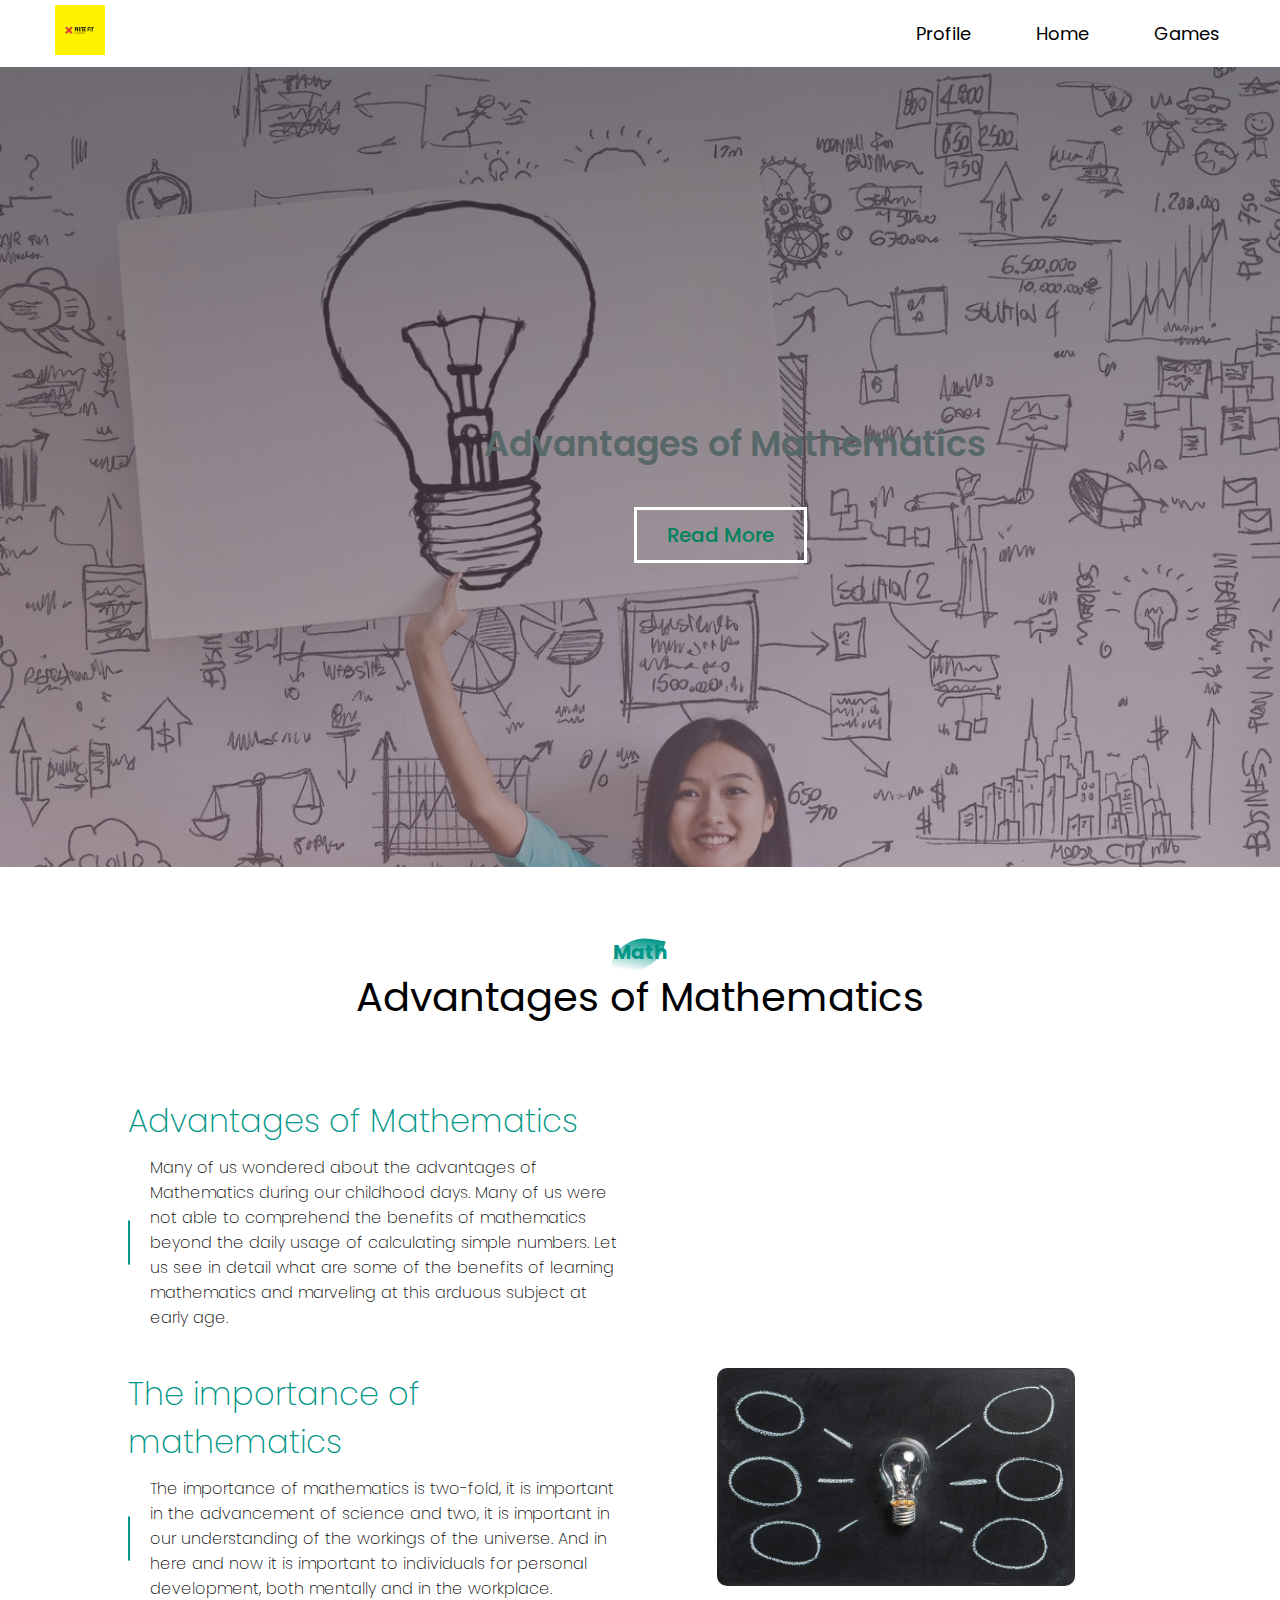
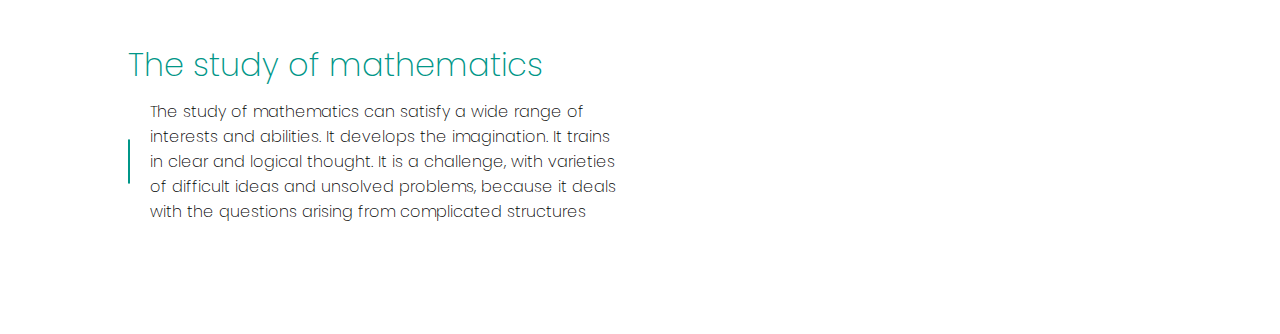
<file: blogs/Advantages-of-Mathematics.html>
<!DOCTYPE html>
<html lang="en">
<head>
    <meta charset="UTF-8">
    <meta http-equiv="X-UA-Compatible" content="IE=edge">
    <meta name="viewport" content="width=device-width, initial-scale=1.0">
    <title>Advantages of Mathematics</title>
    <link rel="stylesheet" href="css/Advantages-of-Mathematics.css">
</head>
<body>
        <!-- NAVBAR------------------------------------------------------------------------ -->
    <div id="sec--1">
<ul>
    <img src="../img/logo.png" alt="">
    <li><a href="C:\Users\LENOVO\OneDrive\Desktop\Smart web\blogs\blog-games.html">Games</a></li>
    <li><a href="../index.html">Home</a></li>
    <li><a href="#">Profile</a></li>
  </ul>
</div>
  <!------------------------------ Section one ---------------------------------------------------------------->
  <div id="section-1">
      <div class="container">
      <h1>Advantages of Mathematics</h1>
      <a href="#" id="btn-1">Read More</a>
    </div>
  </div>
   <!------------------------------ Section two ---------------------------------------------------------------->
   <section id="feature">
    <div class="title-text">
        <p>Math</p>
        <h1>Advantages of Mathematics</h1>
    </div>
    <div class="feature-box">
        <div class="features">
            <h1>Advantages of Mathematics</h1>
            <div class="features-desc">
                <div class="feature-icon">
                    <i class="far fa-eye"></i>
                </div>
                <div class="feature-text">
                    <p>Many of us wondered about the advantages of Mathematics during our childhood days. Many of us were not able to comprehend the benefits of mathematics beyond the daily usage of calculating simple numbers. Let us see in detail what are some of the benefits of learning mathematics and marveling at this arduous subject at early age.</p>
                </div>
            </div>
            <h1>The importance of mathematics</h1>
            <div class="features-desc">
                <div class="feature-icon">
                    <i class="fas fa-tooth"></i>
                </div>
                <div class="feature-text">
                    <p>The importance of mathematics is two-fold, it is important in the advancement of science and two, it is important in our understanding of the workings of the universe. And in here and now it is important to individuals for personal development, both mentally and in the workplace.</p>
                </div>
            </div>
            <h1>The study of mathematics</h1>
            <div class="features-desc">
                <div class="feature-icon">
                    <i class="far fa-circle"></i> 
                </div>
                <div class="feature-text">
                    <p>The study of mathematics can satisfy a wide range of interests and abilities. It develops the imagination. It trains in clear and logical thought. It is a challenge, with varieties of difficult ideas and unsolved problems, because it deals with the questions arising from complicated structures</p>
                </div>
            </div>
        </div>
        <div class="features-img">
            <img src="img/iq-image.jpeg" alt="">
        </div>
    </div>
    
</section>
</body>
</html>
</file>
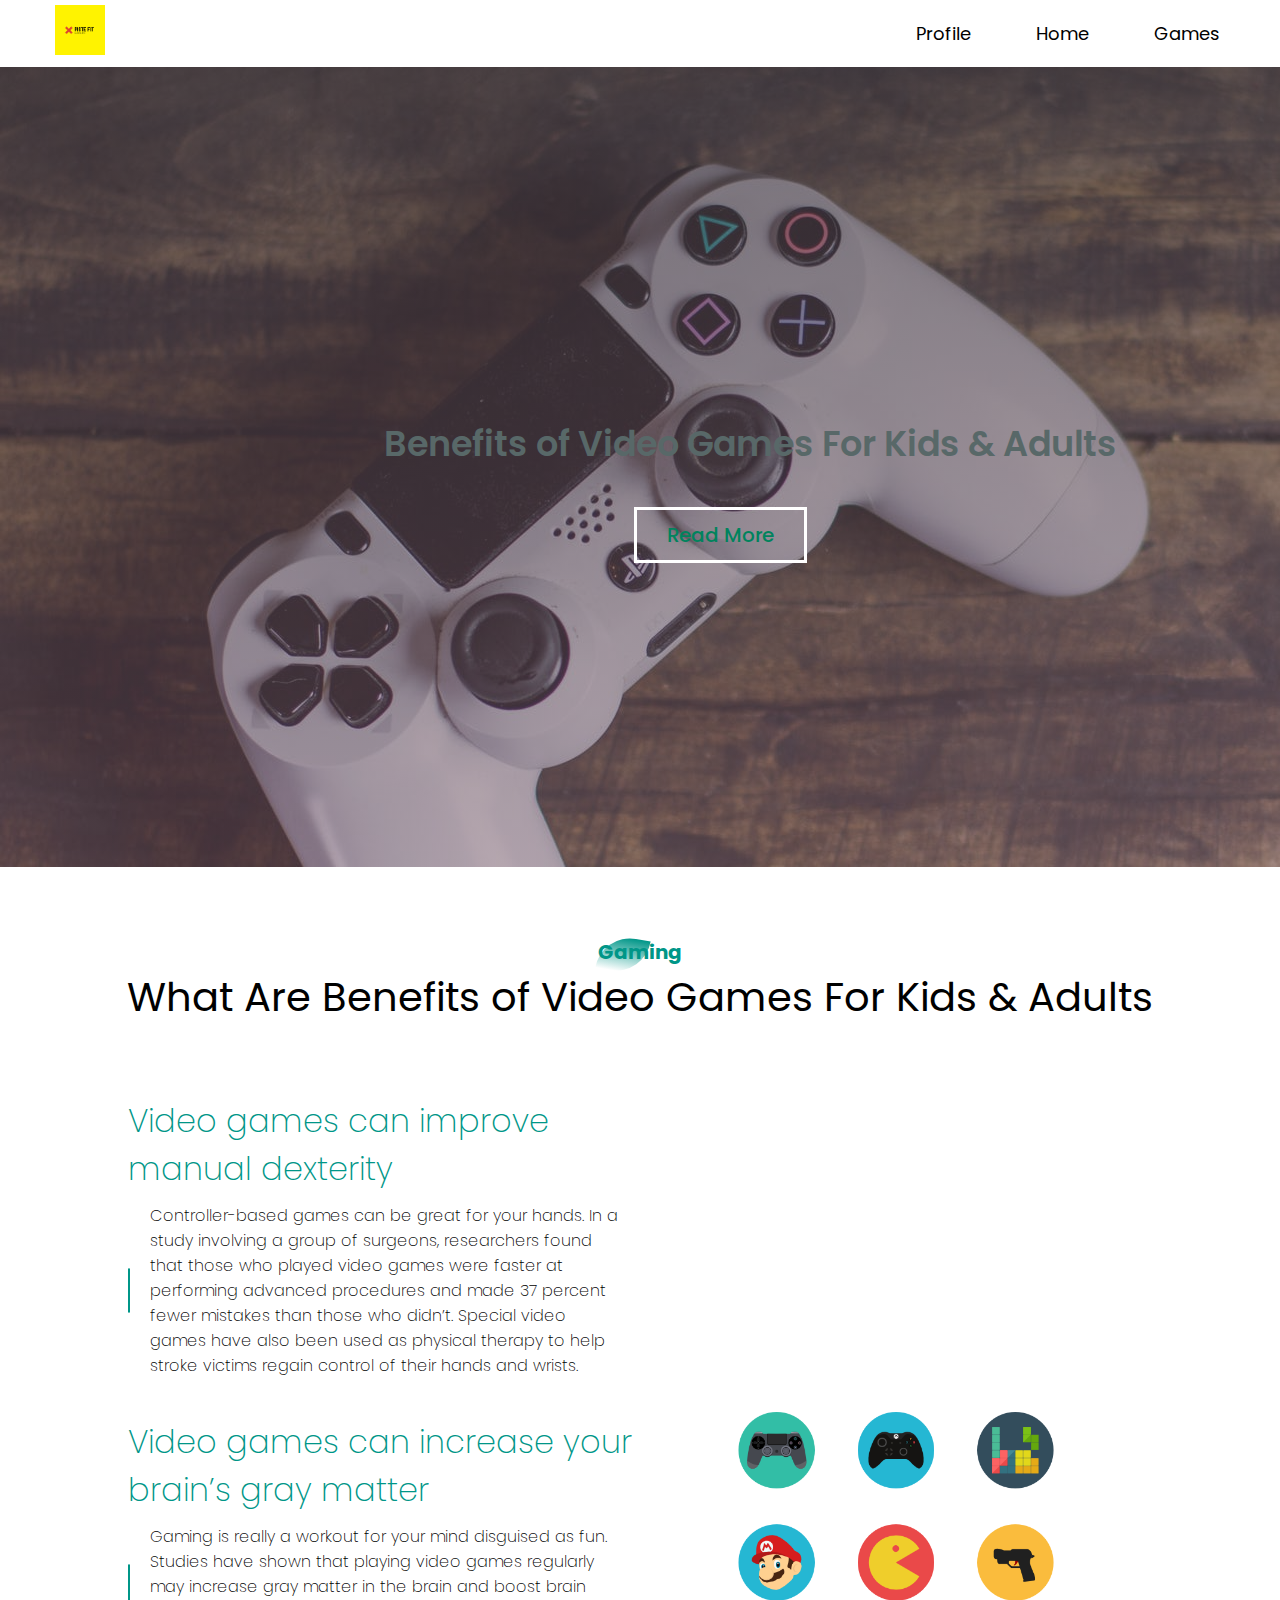
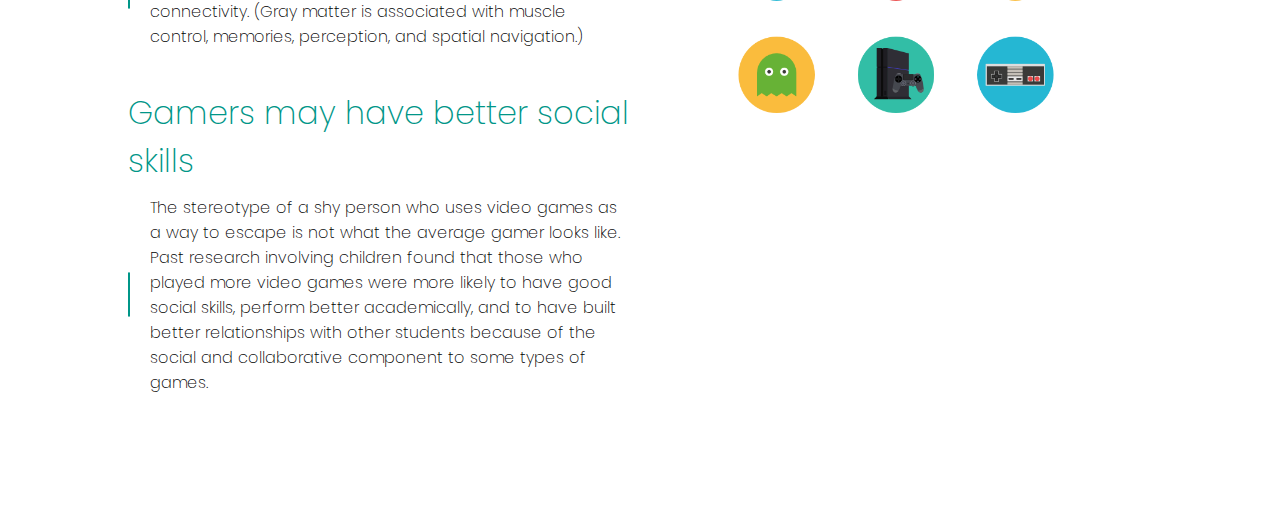
<file: blogs/blog-games.html>
<!DOCTYPE html>
<html lang="en">
<head>
    <meta charset="UTF-8">
    <meta http-equiv="X-UA-Compatible" content="IE=edge">
    <meta name="viewport" content="width=device-width, initial-scale=1.0">
    <title>Benefits of Video Games</title>
    <link rel="stylesheet" href="css/blog-games.css">
</head>
<body>
        <!-- NAVBAR------------------------------------------------------------------------ -->
    <div id="sec--1">
<ul>
    <img src="../img/logo.png" alt="">
    <li><a href="C:\Users\LENOVO\OneDrive\Desktop\Smart web\blogs\blog-games.html">Games</a></li>
    <li><a href="../index.html">Home</a></li>
    <li><a href="#">Profile</a></li>
  </ul>
</div>
  <!------------------------------ Section one ---------------------------------------------------------------->
  <div id="section-1">
      <div class="container">
      <h1>Benefits of Video Games For Kids & Adults</h1>
      <a href="#" id="btn-1">Read More</a>
    </div>
  </div>
   <!------------------------------ Section two ---------------------------------------------------------------->
   <section id="feature">
    <div class="title-text">
        <p>Gaming</p>
        <h1>What Are Benefits of Video Games For Kids & Adults</h1>
    </div>
    <div class="feature-box">
        <div class="features">
            <h1>Video games can improve manual dexterity</h1>
            <div class="features-desc">
                <div class="feature-icon">
                    <i class="far fa-eye"></i>
                </div>
                <div class="feature-text">
                    <p>Controller-based games can be great for your hands. In a study involving a group of surgeons, researchers found that those who played video games were faster at performing advanced procedures and made 37 percent fewer mistakes than those who didn’t. Special video games have also been used as physical therapy to help stroke victims regain control of their hands and wrists.</p>
                </div>
            </div>
            <h1>Video games can increase your brain’s gray matter</h1>
            <div class="features-desc">
                <div class="feature-icon">
                    <i class="fas fa-tooth"></i>
                </div>
                <div class="feature-text">
                    <p>Gaming is really a workout for your mind disguised as fun. Studies have shown that playing video games regularly may increase gray matter in the brain and boost brain connectivity. (Gray matter is associated with muscle control, memories, perception, and spatial navigation.)</p>
                </div>
            </div>
            <h1>Gamers may have better social skills </h1>
            <div class="features-desc">
                <div class="feature-icon">
                    <i class="far fa-circle"></i> 
                </div>
                <div class="feature-text">
                    <p>The stereotype of a shy person who uses video games as a way to escape is not what the average gamer looks like. Past research involving children found that those who played more video games were more likely to have good social skills, perform better academically, and to have built better relationships with other students because of the social and collaborative component to some types of games.</p>
                </div>
            </div>
        </div>
        <div class="features-img">
            <img src="../img/videogames.png" alt="">
        </div>
    </div>
    
</section>
</body>
</html>
</file>
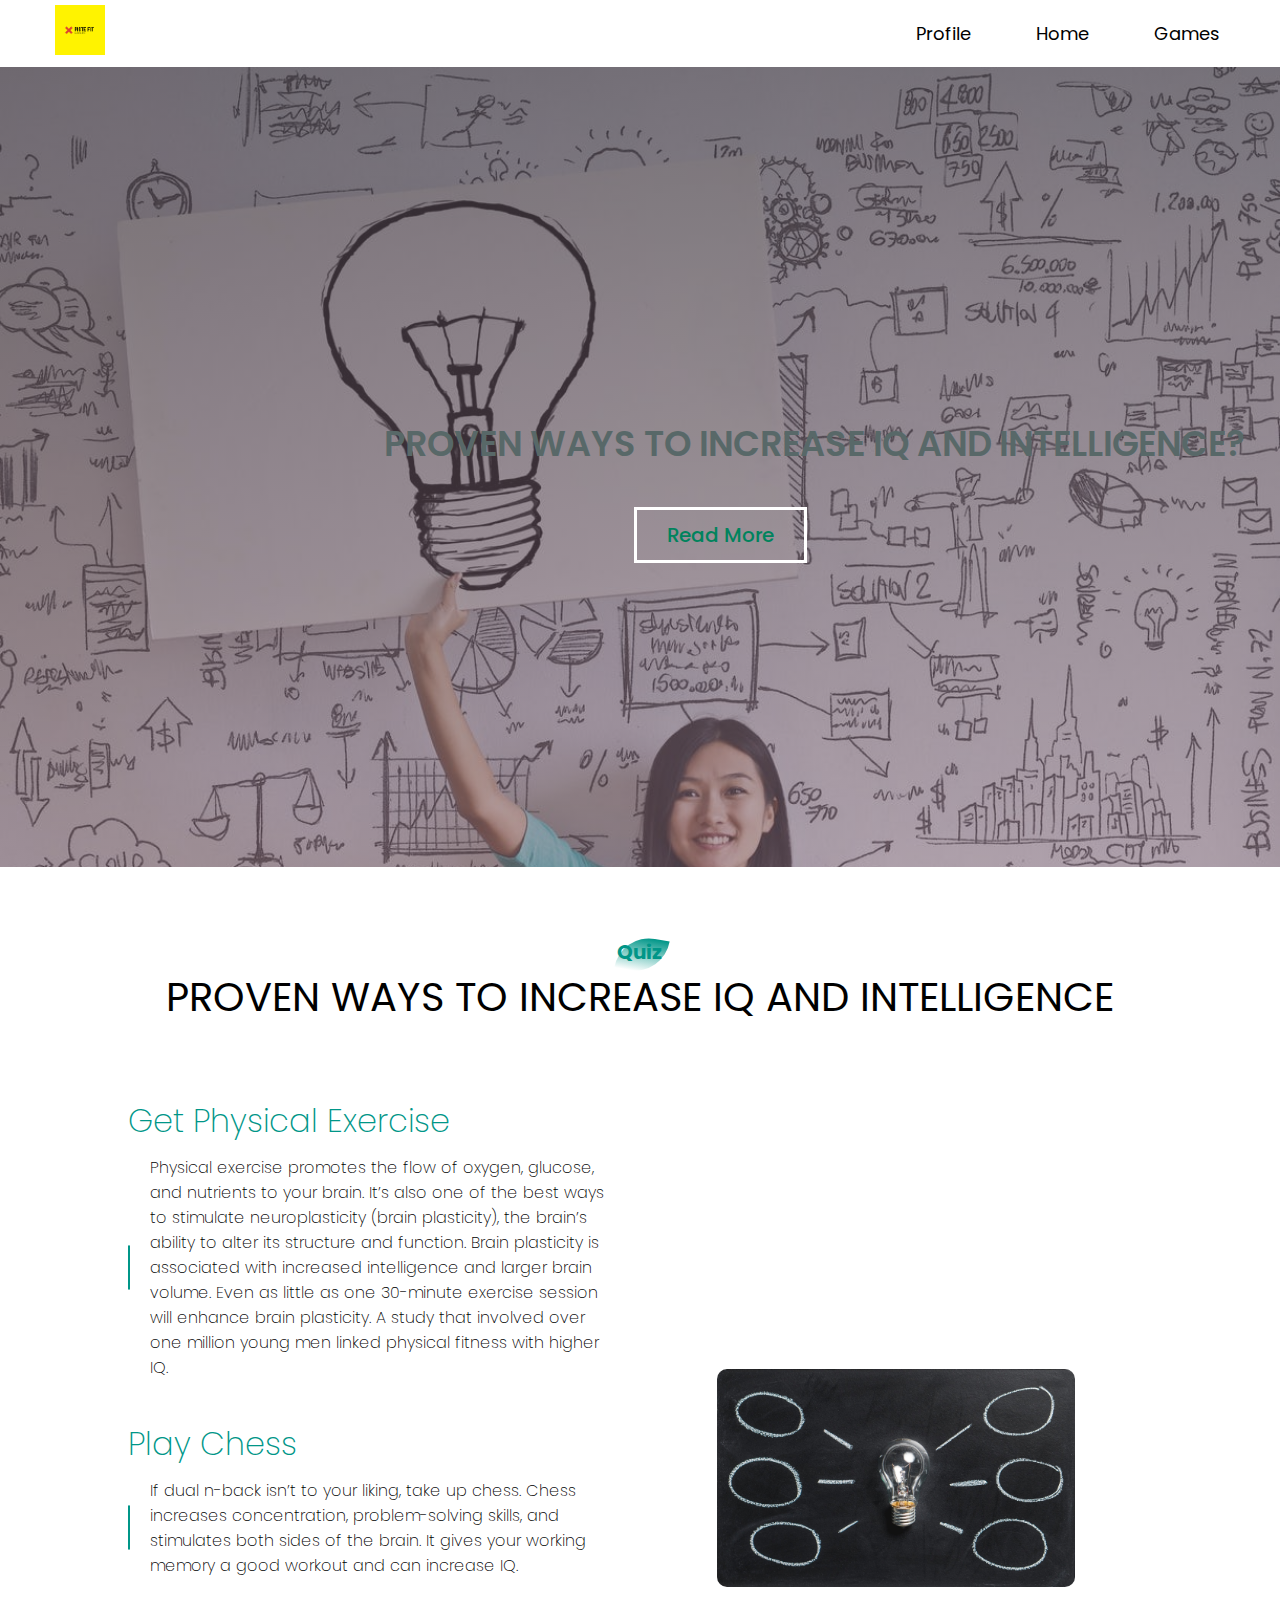
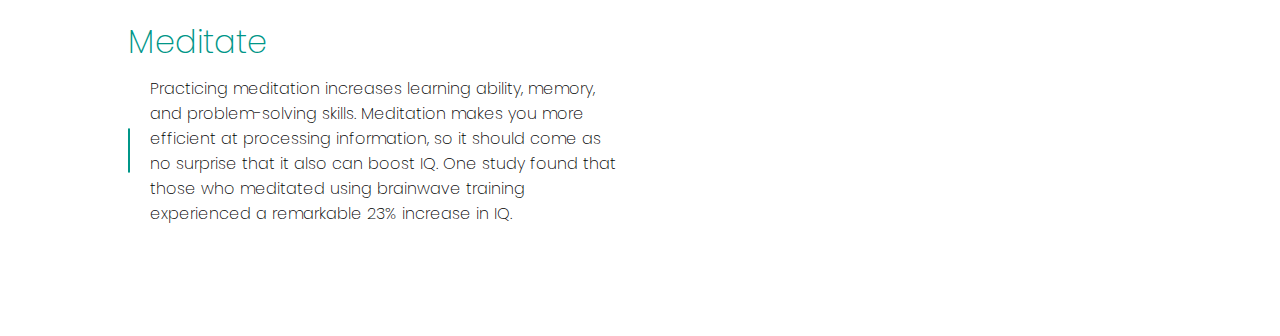
<file: blogs/iq-blog.html>
<!DOCTYPE html>
<html lang="en">
<head>
    <meta charset="UTF-8">
    <meta http-equiv="X-UA-Compatible" content="IE=edge">
    <meta name="viewport" content="width=device-width, initial-scale=1.0">
    <title>PROVEN WAYS TO INCREASE IQ AND INTELLIGENCE</title>
    <link rel="stylesheet" href="css/iq-blog.css">
</head>
<body>
        <!-- NAVBAR------------------------------------------------------------------------ -->
    <div id="sec--1">
<ul>
    <img src="../img/logo.png" alt="">
    <li><a href="C:\Users\LENOVO\OneDrive\Desktop\Smart web\blogs\blog-games.html">Games</a></li>
    <li><a href="../index.html">Home</a></li>
    <li><a href="#">Profile</a></li>
  </ul>
</div>
  <!------------------------------ Section one ---------------------------------------------------------------->
  <div id="section-1">
      <div class="container">
      <h1>PROVEN WAYS TO INCREASE IQ AND INTELLIGENCE?</h1>
      <a href="#" id="btn-1">Read More</a>
    </div>
  </div>
   <!------------------------------ Section two ---------------------------------------------------------------->
   <section id="feature">
    <div class="title-text">
        <p>Quiz</p>
        <h1>PROVEN WAYS TO INCREASE IQ AND INTELLIGENCE</h1>
    </div>
    <div class="feature-box">
        <div class="features">
            <h1>Get Physical Exercise</h1>
            <div class="features-desc">
                <div class="feature-icon">
                    <i class="far fa-eye"></i>
                </div>
                <div class="feature-text">
                    <p>Physical exercise promotes the flow of oxygen, glucose, and nutrients to your brain. It’s also one of the best ways to stimulate neuroplasticity (brain plasticity), the brain’s ability to alter its structure and function. Brain plasticity is associated with increased intelligence and larger brain volume. Even as little as one 30-minute exercise session will enhance brain plasticity. A study that involved over one million young men linked physical fitness with higher IQ.</p>
                </div>
            </div>
            <h1>Play Chess</h1>
            <div class="features-desc">
                <div class="feature-icon">
                    <i class="fas fa-tooth"></i>
                </div>
                <div class="feature-text">
                    <p>If dual n-back isn’t to your liking, take up chess. Chess increases concentration, problem-solving skills, and stimulates both sides of the brain. It gives your working memory a good workout and can increase IQ.</p>
                </div>
            </div>
            <h1>Meditate</h1>
            <div class="features-desc">
                <div class="feature-icon">
                    <i class="far fa-circle"></i> 
                </div>
                <div class="feature-text">
                    <p>Practicing meditation increases learning ability, memory, and problem-solving skills.  Meditation makes you more efficient at processing information, so it should come as no surprise that it also can boost IQ. One study found that those who meditated using brainwave training experienced a remarkable 23% increase in IQ.</p>
                </div>
            </div>
        </div>
        <div class="features-img">
            <img src="img/iq-image.jpeg" alt="">
        </div>
    </div>
    
</section>
</body>
</html>
</file>
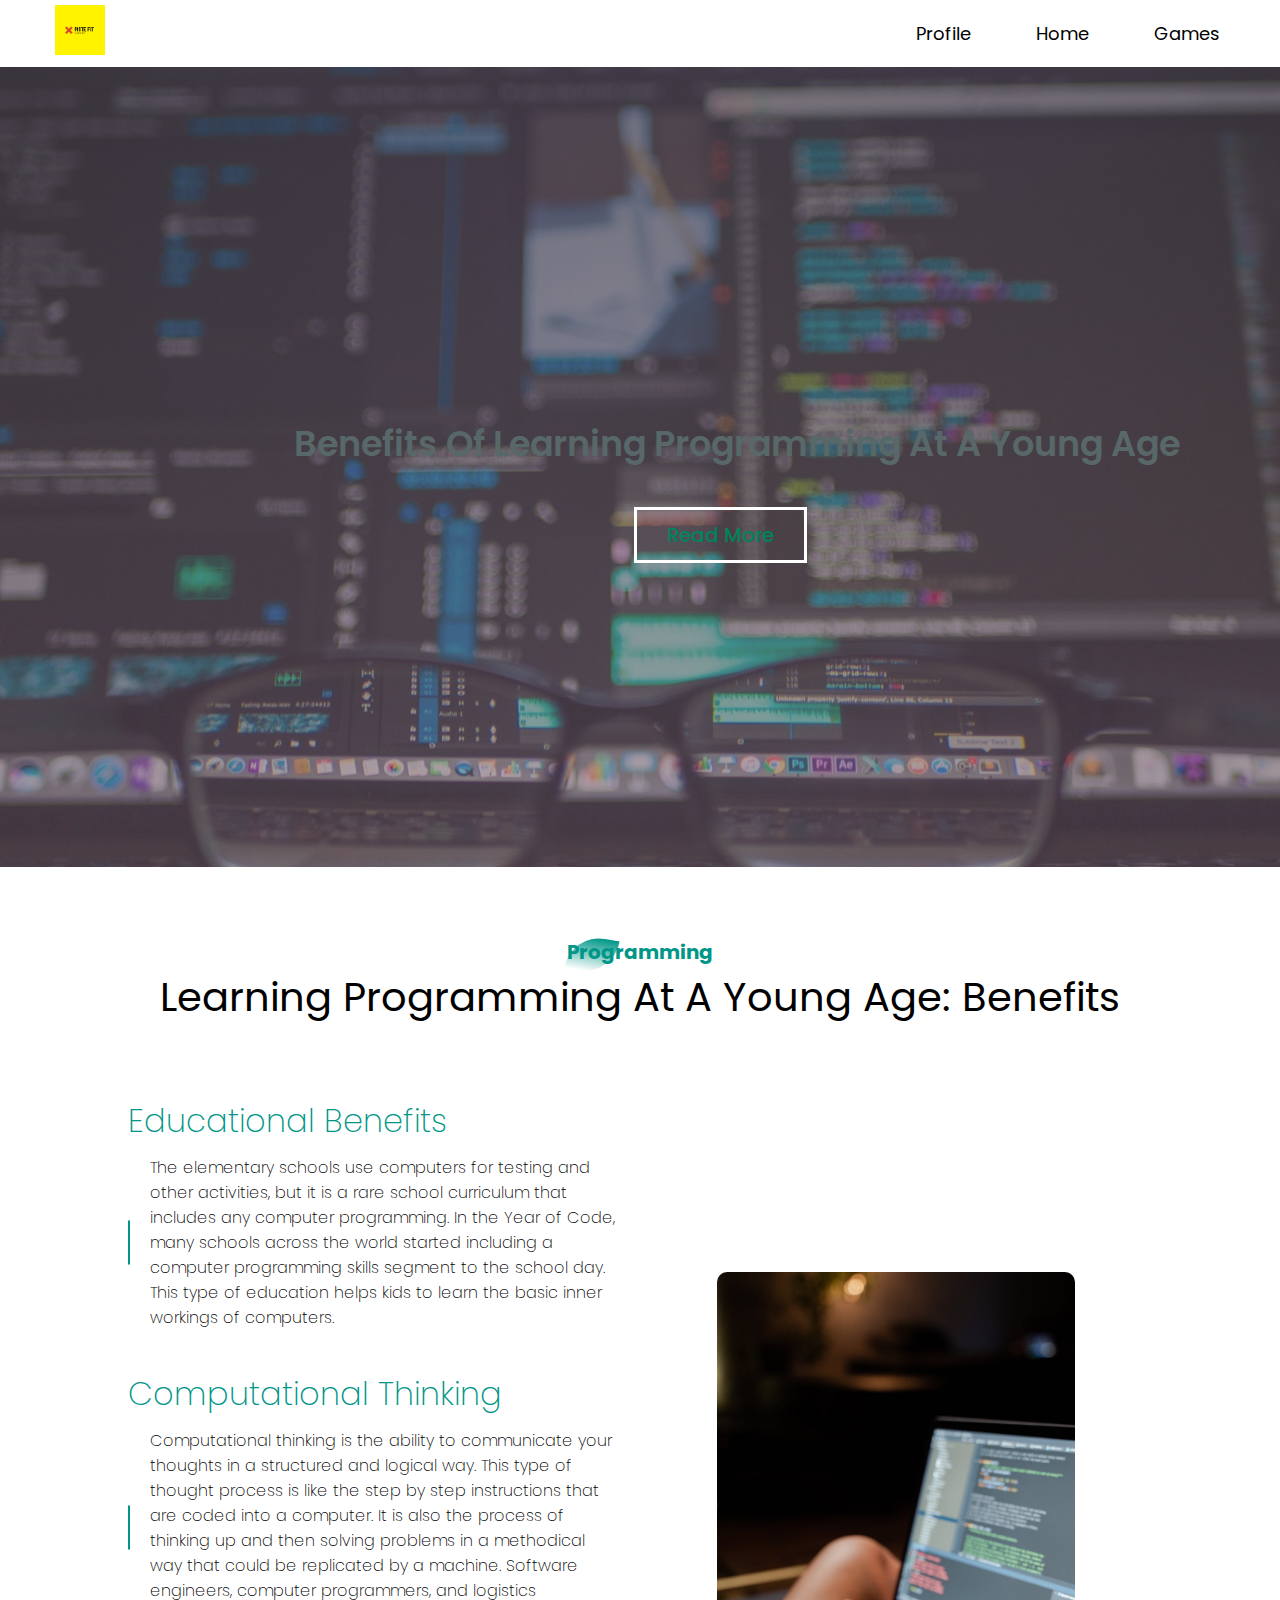
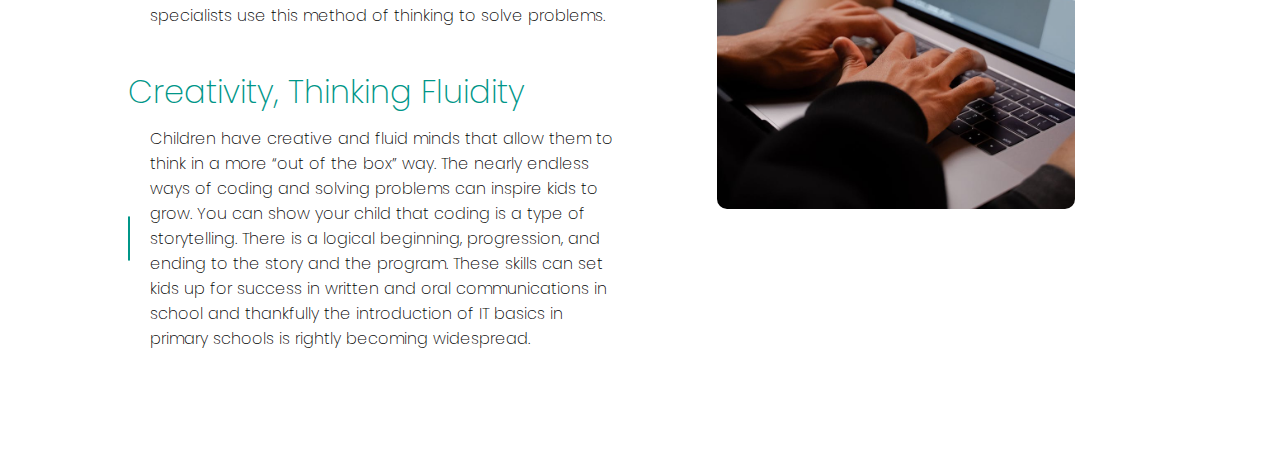
<file: blogs/programming-blog.html>
<!DOCTYPE html>
<html lang="en">
<head>
    <meta charset="UTF-8">
    <meta http-equiv="X-UA-Compatible" content="IE=edge">
    <meta name="viewport" content="width=device-width, initial-scale=1.0">
    <title>Benefits Of Learning Programming At A Young Age</title>
    <link rel="stylesheet" href="css/programming-blog.css">
</head>
<body>
        <!-- NAVBAR------------------------------------------------------------------------ -->
    <div id="sec--1">
<ul>
    <img src="../img/logo.png" alt="">
    <li><a href="C:\Users\LENOVO\OneDrive\Desktop\Smart web\blogs\blog-games.html">Games</a></li>
    <li><a href="../index.html">Home</a></li>
    <li><a href="#">Profile</a></li>
  </ul>
</div>
  <!------------------------------ Section one ---------------------------------------------------------------->
  <div id="section-1">
      <div class="container">
      <h1>Benefits Of Learning Programming At A Young Age</h1>
      <a href="#" id="btn-1">Read More</a>
    </div>
  </div>
   <!------------------------------ Section two ---------------------------------------------------------------->
   <section id="feature">
    <div class="title-text">
        <p>Programming</p>
        <h1>Learning Programming At A Young Age: Benefits </h1>
    </div>
    <div class="feature-box">
        <div class="features">
            <h1>Educational Benefits </h1>
            <div class="features-desc">
                <div class="feature-icon">
                    <i class="far fa-eye"></i>
                </div>
                <div class="feature-text">
                    <p>The elementary schools use computers for testing and other activities, but it is a rare school curriculum that includes any computer programming. In the Year of Code, many schools across the world started including a computer programming skills segment to the school day. This type of education helps kids to learn the basic inner workings of computers. </p>
                </div>
            </div>
            <h1>Computational Thinking </h1>
            <div class="features-desc">
                <div class="feature-icon">
                    <i class="fas fa-tooth"></i>
                </div>
                <div class="feature-text">
                    <p>Computational thinking is the ability to communicate your thoughts in a structured and logical way. This type of thought process is like the step by step instructions that are coded into a computer. It is also the process of thinking up and then solving problems in a methodical way that could be replicated by a machine. Software engineers, computer programmers, and logistics specialists use this method of thinking to solve problems.</p>
                </div>
            </div>
            <h1>Creativity, Thinking Fluidity </h1>
            <div class="features-desc">
                <div class="feature-icon">
                    <i class="far fa-circle"></i> 
                </div>
                <div class="feature-text">
                    <p>Children have creative and fluid minds that allow them to think in a more “out of the box” way. The nearly endless ways of coding and solving problems can inspire kids to grow. You can show your child that coding is a type of storytelling. There is a logical beginning, progression, and ending to the story and the program. These skills can set kids up for success in written and oral communications in school and thankfully the introduction of IT basics in primary schools is rightly becoming widespread.</p>
                </div>
            </div>
        </div>
        <div class="features-img">
            <img src="img/coding-img.jpeg" alt="">
        </div>
    </div>
    
</section>
</body>
</html>
</file>
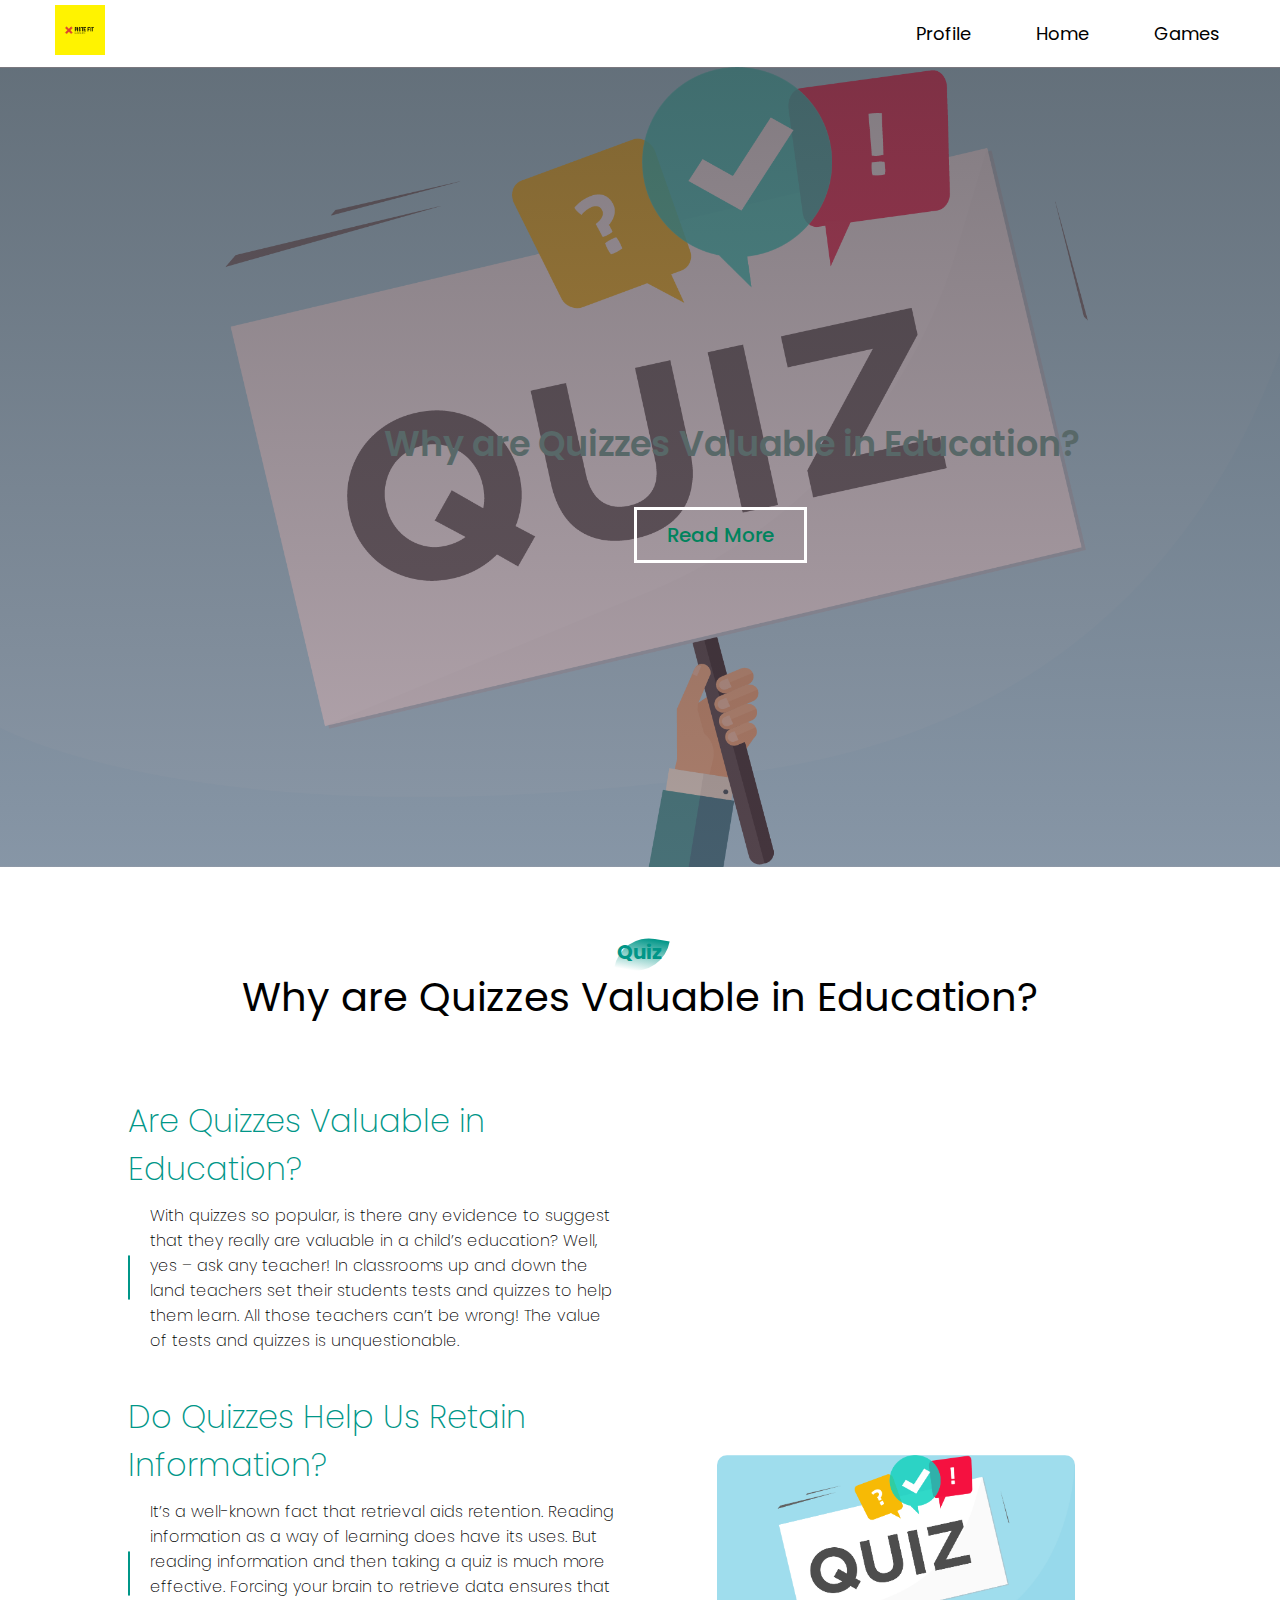
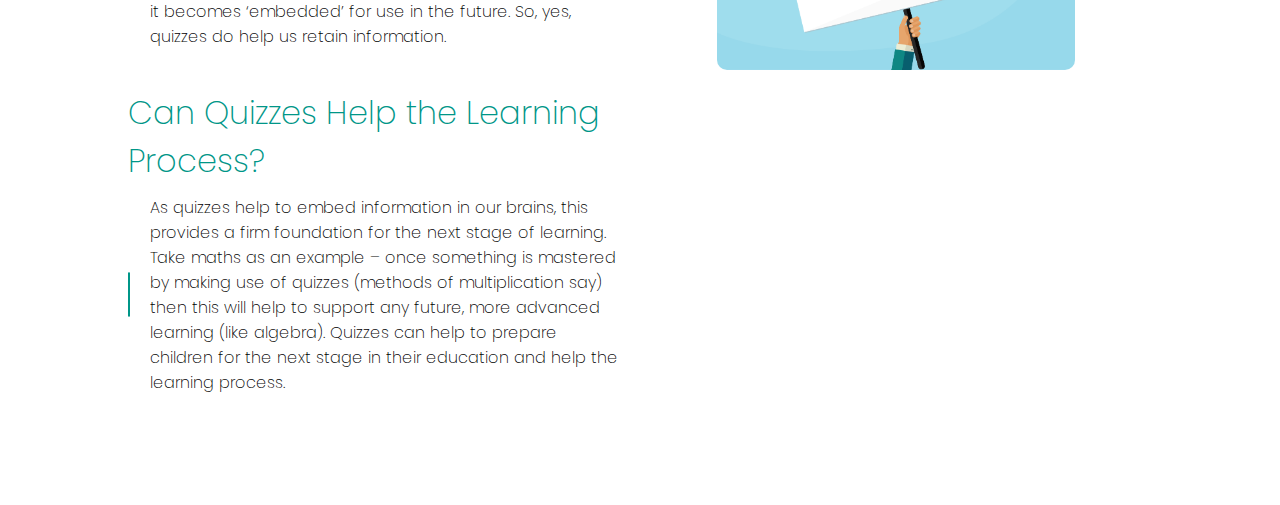
<file: blogs/Quizz-blog.html>
<!DOCTYPE html>
<html lang="en">
<head>
    <meta charset="UTF-8">
    <meta http-equiv="X-UA-Compatible" content="IE=edge">
    <meta name="viewport" content="width=device-width, initial-scale=1.0">
    <title>Why are Quizzes Valuable in Education?</title>
    <link rel="stylesheet" href="css/Quizz-blog.css">
</head>
<body>
        <!-- NAVBAR------------------------------------------------------------------------ -->
    <div id="sec--1">
<ul>
    <img src="../img/logo.png" alt="">
    <li><a href="C:\Users\LENOVO\OneDrive\Desktop\Smart web\blogs\blog-games.html">Games</a></li>
    <li><a href="../index.html">Home</a></li>
    <li><a href="#">Profile</a></li>
  </ul>
</div>
  <!------------------------------ Section one ---------------------------------------------------------------->
  <div id="section-1">
      <div class="container">
      <h1>Why are Quizzes Valuable in Education?</h1>
      <a href="#" id="btn-1">Read More</a>
    </div>
  </div>
   <!------------------------------ Section two ---------------------------------------------------------------->
   <section id="feature">
    <div class="title-text">
        <p>Quiz</p>
        <h1>Why are Quizzes Valuable in Education?</h1>
    </div>
    <div class="feature-box">
        <div class="features">
            <h1>Are Quizzes Valuable in Education?</h1>
            <div class="features-desc">
                <div class="feature-icon">
                    <i class="far fa-eye"></i>
                </div>
                <div class="feature-text">
                    <p>With quizzes so popular, is there any evidence to suggest that they really are valuable in a child’s education? Well, yes – ask any teacher! In classrooms up and down the land teachers set their students tests and quizzes to help them learn. All those teachers can’t be wrong! The value of tests and quizzes is unquestionable.</p>
                </div>
            </div>
            <h1>Do Quizzes Help Us Retain Information?</h1>
            <div class="features-desc">
                <div class="feature-icon">
                    <i class="fas fa-tooth"></i>
                </div>
                <div class="feature-text">
                    <p>It’s a well-known fact that retrieval aids retention. Reading information as a way of learning does have its uses. But reading information and then taking a quiz is much more effective. Forcing your brain to retrieve data ensures that it becomes ‘embedded’ for use in the future. So, yes, quizzes do help us retain information.</p>
                </div>
            </div>
            <h1>Can Quizzes Help the Learning Process?</h1>
            <div class="features-desc">
                <div class="feature-icon">
                    <i class="far fa-circle"></i> 
                </div>
                <div class="feature-text">
                    <p>As quizzes help to embed information in our brains, this provides a firm foundation for the next stage of learning. Take maths as an example – once something is mastered by making use of quizzes (methods of multiplication say) then this will help to support any future, more advanced learning (like algebra). Quizzes can help to prepare children for the next stage in their education and help the learning process.</p>
                </div>
            </div>
        </div>
        <div class="features-img">
            <img src="img/quiz-hero.png" alt="">
        </div>
    </div>
    
</section>
</body>
</html>
</file>
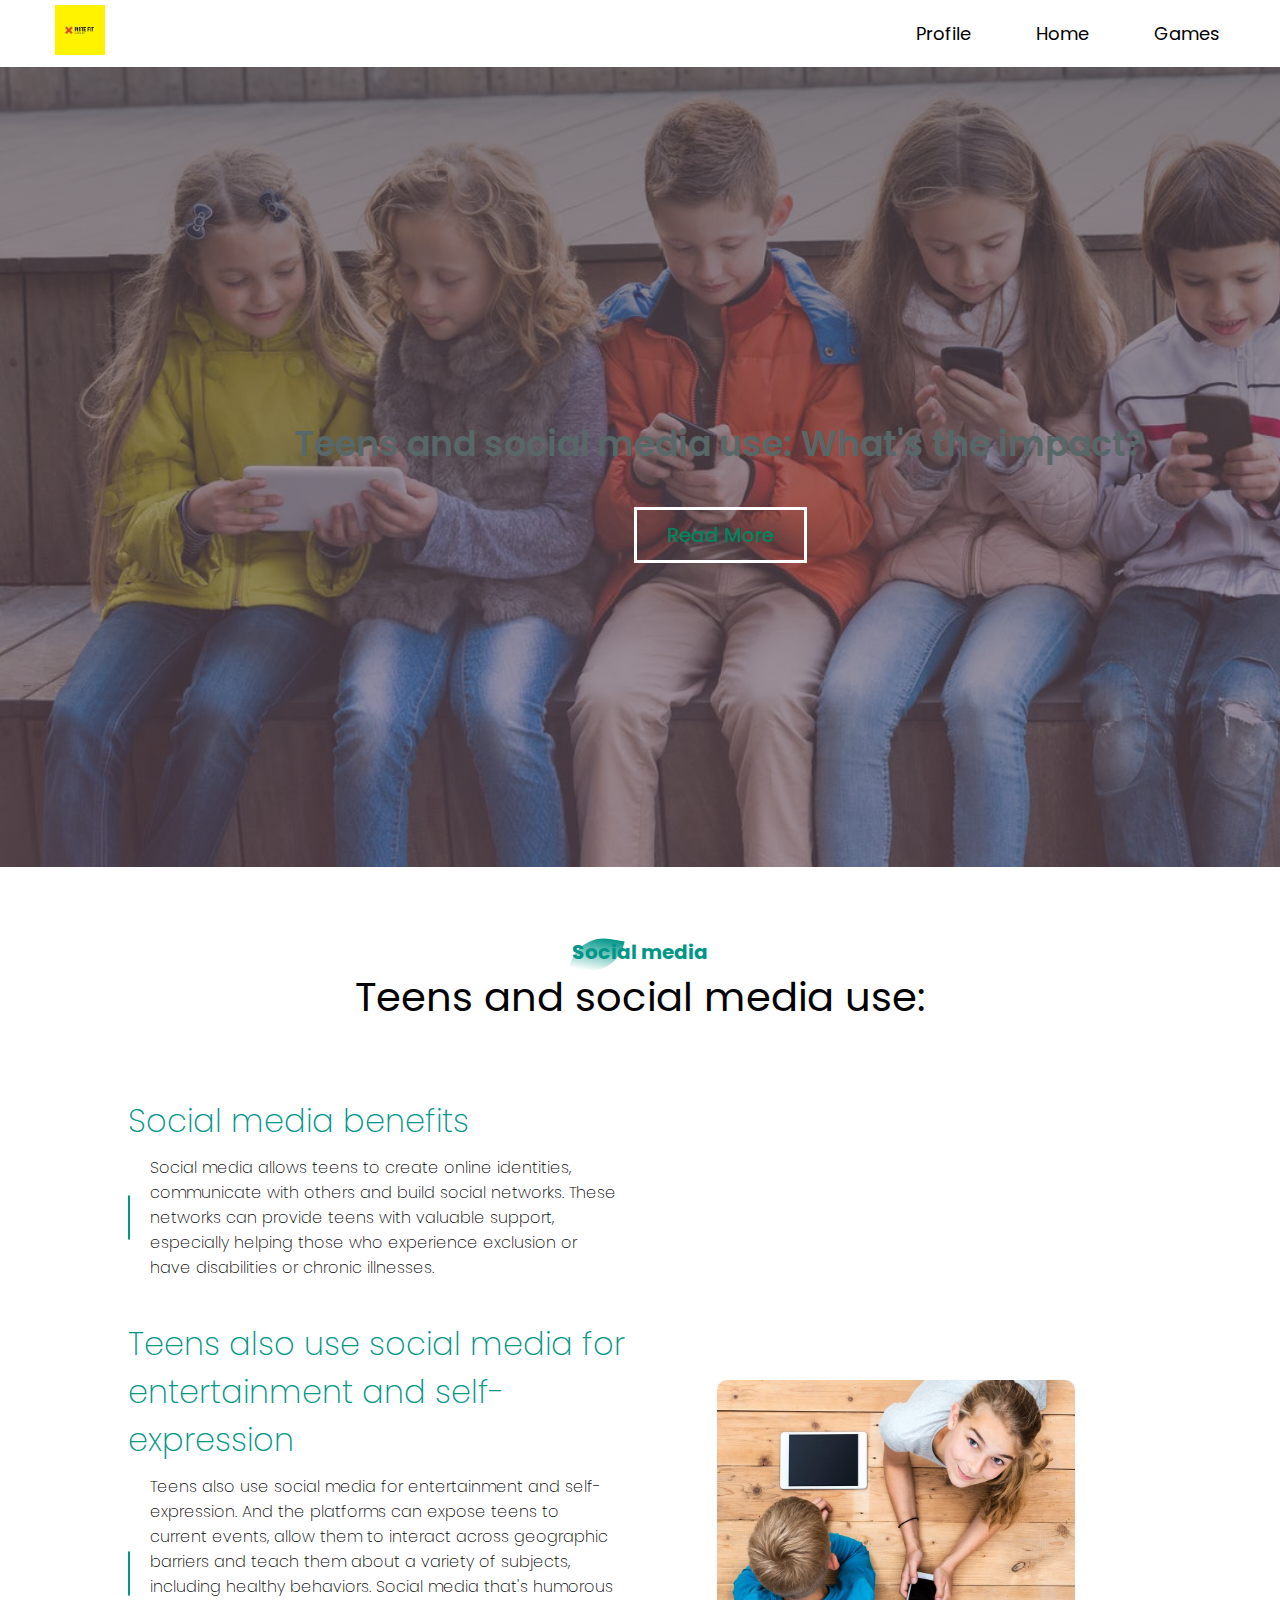
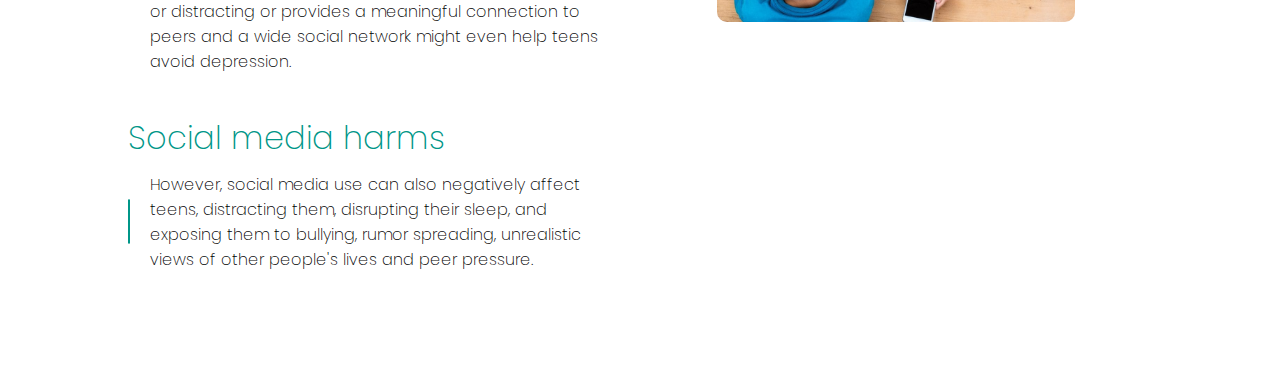
<file: blogs/teens-and-social-media.html>
<!DOCTYPE html>
<html lang="en">
<head>
    <meta charset="UTF-8">
    <meta http-equiv="X-UA-Compatible" content="IE=edge">
    <meta name="viewport" content="width=device-width, initial-scale=1.0">
    <title>Benefits Of Learning Programming At A Young Age</title>
    <link rel="stylesheet" href="css/teens-and-social-media.css">
</head>
<body>
        <!-- NAVBAR------------------------------------------------------------------------ -->
    <div id="sec--1">
<ul>
    <img src="../img/logo.png" alt="">
    <li><a href="C:\Users\LENOVO\OneDrive\Desktop\Smart web\blogs\blog-games.html">Games</a></li>
    <li><a href="../index.html">Home</a></li>
    <li><a href="#">Profile</a></li>
  </ul>
</div>
  <!------------------------------ Section one ---------------------------------------------------------------->
  <div id="section-1">
      <div class="container">
      <h1>Teens and social media use: What's the impact?</h1>
      <a href="#" id="btn-1">Read More</a>
    </div>
  </div>
   <!------------------------------ Section two ---------------------------------------------------------------->
   <section id="feature">
    <div class="title-text">
        <p>Social media</p>
        <h1>Teens and social media use:</h1>
    </div>
    <div class="feature-box">
        <div class="features">
            <h1>Social media benefits</h1>
            <div class="features-desc">
                <div class="feature-icon">
                    <i class="far fa-eye"></i>
                </div>
                <div class="feature-text">
                    <p>Social media allows teens to create online identities, communicate with others and build social networks. These networks can provide teens with valuable support, especially helping those who experience exclusion or have disabilities or chronic illnesses.</p>
                </div>
            </div>
            <h1>Teens also use social media for entertainment and self-expression</h1>
            <div class="features-desc">
                <div class="feature-icon">
                    <i class="fas fa-tooth"></i>
                </div>
                <div class="feature-text">
                    <p>Teens also use social media for entertainment and self-expression. And the platforms can expose teens to current events, allow them to interact across geographic barriers and teach them about a variety of subjects, including healthy behaviors. Social media that's humorous or distracting or provides a meaningful connection to peers and a wide social network might even help teens avoid depression.</p>
                </div>
            </div>
            <h1>Social media harms</h1>
            <div class="features-desc">
                <div class="feature-icon">
                    <i class="far fa-circle"></i> 
                </div>
                <div class="feature-text">
                    <p>However, social media use can also negatively affect teens, distracting them, disrupting their sleep, and exposing them to bullying, rumor spreading, unrealistic views of other people's lives and peer pressure.</p>
                </div>
                </div>
        </div>
        <div class="features-img">
            <img src="img/social-media-img.jpeg" alt="">
        </div>
    </div>
    
</section>
</body>
</html>
</file>
<file: css/style.css>
@import url("https://fonts.googleapis.com/css2?family=Poppins:ital,wght@0,100;0,200;0,300;0,400;0,500;0,600;0,700;1,100;1,200;1,300;1,400;1,500;1,600&display=swap");
* {
  margin: 0;
  padding: 0;
  box-sizing: border-box;
  font-family: "Poppins", sans-serif;
  text-decoration: none;
  list-style-type: none;
}
/*************************************************** NAVBAR  *********************************/
nav {
  width: 100%;
  /* background-color: #ecf8ff; */
  display: flex;
  justify-content: flex-end;
}
ul {
  list-style-type: none;
  margin: 0;
  padding: 0;
  overflow: hidden;
  /* background-color: #fff; */
}
li {
  float: right;
}

li a {
  display: block;
  color: #fff;
  text-align: center;
  padding: 20px 5px;
  margin-right: 55px;
  text-decoration: none;
  font-size: 18px;
}
ul img {
  max-width: 50px;
  margin: 5px 55px;
}
/* Navbar Responsive Menu */
@media only screen and (max-width: 600px) {
  li a {
    margin-right: 15px;
  }
}

body{
  background: linear-gradient(to top, #ffffff,#a29bdd);
}
/**************************************** Title container *********************************************/
.title-container {
  padding-top: 100px;
  line-height: 36px;
  justify-content: center;
  align-items: center;
  text-align: center;
  opacity: 0.5;
}
.title-container h1 {
  margin-bottom: 25px;
  font-size: 50px;
  font-weight: 300;
  color: #ffffff;
}
.title-container p {
  font-size: 23px;
  font-weight: 400;
}
.title-container h3 {
  margin-top: 10px;
  font-size: 23px;
  font-weight: 400;
  color: #3d807b;
}
/* Title Container Responsive */
@media only screen and (max-width: 600px) {
  .title-container {
    line-height: 40px;
  }
  .title-container h1 {
    margin-bottom: 15px;
    font-size: 43px;
    font-weight: 300;
    color: #3d807b;
  }
  .title-container p {
    line-height: 23px;
    font-size: 20px;
    font-weight: 400;
  }
  .title-container h3 {
    line-height: 20px;
    margin-top: 20px;
    font-size: 18px;
    font-weight :bold;
    color: #000;
  }
}
@media screen and (max-width: 992px) {}
/************************************** Section one  ************************************************/
#banner-1 {
  width: 100%;
  height: 450px;
}
.service {
  position: relative;
  top: 20px;
  width: 95%;
  height: 450px;
  margin-left: auto;
  margin-right: auto;
  display: flex;
  justify-content: space-around;
}
.box-1 {
  background-image: url(../img/schooltech.jpeg);
  background-size: cover;
  width: 600px;
  border-radius: 15px;
}
#btn-school-box-1 {
  border: 3px solid rgb(255, 255, 255);
  padding: 15px 75px;
  margin-left: 58px;
}
#btn-school-box-1 {
  font-size: 23px;
  color: rgb(100, 31, 19);
}
.title-school-box-1 {
  margin-top: 35%;
}
.title-school-box-1 h3 {
  margin-top: 155px;
  font-size: 17px;
  color: rgb(0, 0, 0);
  font-weight: 500;
}
.box-1,
.box-3,
.box-2 h1 {
  text-align: center;
  align-items: center;
  font-weight: 500;
  font-size: 22px;
}
.box-2 {
  width: 20%;
  height: 200px;
  background-color: #fff;
  border-radius: 15px;
  margin-top: 50px;
  /* box-shadow: 1px 2px 10px 2px rgb(195, 194, 194); */
  position: relative;
  bottom: 600px;
  opacity: 0;
}
.service-2 {
  padding-top: 50px;
  width: 80%;
  height: 300px;
  margin-left: auto;
  margin-right: auto;
  display: flex;
  justify-content: space-around;
}
#section-1-videogames-image {
  max-width: 120px;
  position: relative;
  left: 67px;
  bottom: 5px;
}
.box-2 h1 {
  position: relative;
  top: 150px;
  color: #63666a;
}
.box-2:nth-child(2) img {
  max-width: 140px;
  position: relative;
  left: 60px;
  top: 1px;
}
#section-1-iqtest-image{
  max-width: 120px;
  position: relative;
  left: 75px;
  bottom:0px;
}
#section-1-math-image{
  max-width: 120px;
  position: relative;
  left: 60px;
  bottom:10px;
}
.box-2:hover h1{
  text-decoration: underline  solid rgb(22, 43, 226);
}
/* Section One Responsive */
@media only screen and (max-width: 600px){
  .service {
    margin-left: auto;
    margin-right: auto;
    display: flex;
    flex-direction: column;
  }
  .box-2 {
    margin-top: 20px;
    width: 100%;
    height: 80px;
    border-radius: 5px;
  }
  .service-2 {
   position: relative;
   top: 50px;
    width: 80%;
    height: 300px;
    margin-left: auto;
    margin-right: auto;
    display: flex;
   flex-direction: column;
  }
  #banner-1 {
    height: 500px;
  }
  #section-1-videogames-image {
    max-width: 60px;
    position: relative;
    left: 10px;
    bottom: 23px;
  }
  .box-2:nth-child(2) img {
    max-width: 60px;
    position: relative;
    left: 60px;
    top: -10px;
  }
  #section-1-iqtest-image{
    max-width: 60px;
    position: relative;
    left: 10px;
    bottom:20px;
  }
  #section-1-math-image{
    max-width: 60px;
    position: relative;
    left: 10px;
    bottom:20px;
  }
  .box-2 h1 {
    text-align: left;
    position: relative;
    top: 25px;
    left: 90px;
    font-size: 20px;
    font-weight: 500;
  }
  .box-2{
    box-shadow: 1px 2px 10px 2px rgb(235, 228, 228);
  }
  .box-1{
    opacity: 0;
  }
}
/******************************* Sectioon two  *******************************/
#section-2{
  width: 100%;
  height: 500px;
  /* background-color: #fff; */
}
.main-section-1{
  width: 35%;
  padding-top:200px;
  margin-left: 200px;
  position: relative;
  right: 400px;
  opacity: 0.5;
}
.main-section-1 h1{
  line-height: 40px;
  font-weight: 400;
  color: rgb(255, 255, 255);
}
.main-section-1 p{
 margin-top: 30px;
}
#section-2-games{
  position: relative;
  top: 20px;
  background:#008559;
  padding: 13px 80px;
  color: #fff
;
}
.main-section-2 img{
  max-width: 500px;
  margin-top: 200px;
  margin-left: 150px;
  position: relative;
}
.main-section-2{
  position: relative;
  left: 150px;
  opacity: 0;
}
.section-2-container{
  display: flex;
}
/* Section Two Responsive */
@media only screen and (max-width: 600px){
  .section-2-container{
    display: flex;
    flex-direction: column-reverse;
    height:300;
    /* background: #fff; */
  }
  .main-section-2 img{
    max-width: 200px;
    margin-top: 50px;
  }
  .main-section-1{
    width: 100%;
   margin-left: auto;
   margin-right: auto;
  }
  .main-section-1{
    text-align: center;
    width: 100%;
    padding-top:30px;
    margin-left: 0px;
  }
  #section-2-games{
    position: relative;
    top: 30px;
  }
  .main-section-1 p{
    margin-top: 8px;
   }
}
/********************************* Section Three ******************************************/
#section-3{
  margin-right: auto;
  margin-left: auto;
  width: 80%;
  height: 1300px;
}
.row-1-1{
  display: flex;
  width: 100%;;
}
@media only screen and (max-width: 600px){
  .row-1-1{
    display: flex;
    flex-direction: column;
  }
  .row-1{
    width: 100%;
  }

}
.row-1{
  margin-top: 100px;
  margin-left:25px;
  width: 47%;
  height: 300px;
  background: #fff;
}
.fade1,.fade3,.fade5{
  opacity: 0;
  position: relative;
  right: 200px;
}
.fade2,.fade6,.fade4{
  opacity: 0;
  position: relative;
  left: 100px;
}
.row-1 h1{
  margin-top: 60px;
  margin-left: 60px;
  color: #63666a;
  font-weight: 500;
  font-size: 17px;
}
.row-1 p{
  width: 80%;
  color: #000;
  margin-top: 10px;
  margin-left: 60px;
  font-weight: 400;
  font-size: 23px;
}
.row-1:nth-child(2) p{
  color: rgb(46, 46, 46);
}
.row-1:nth-child(2) h1{
  color: #fff;
}
#Section-3-btn{
  border: 3px solid #01835d;
  background-color: #fff;
  padding: 11px 50px;
  color: #01835d;
   position: relative;
   top: 20px;
   left: 60px;
   font-weight: 600;
}
.row-1:nth-child(2){
  background-color: #6ec2ae9b;
}
.row-3{
  margin-left:25px;
  margin-top: 25px;
  width: 38%;
  height: 370px;
  background-color: #6ec2ae9b;
}
.row-3 h1{
 padding-top:70px;
  margin-left: 60px;
  color:#fff;
  font-weight: 500;
  font-size: 17px;
}
.row-3 p{
  width: 80%;
  color: #000;
  margin-top: 20px;
  margin-left: 60px;
  font-weight: 400;
  font-size: 23px;
}
#iq-button-section-3{
  border: 3px solid #01835d;
  background-color: #fff;
  padding: 11px 30px;
  color: #01835d;
   position: relative;
   top: 20px;
   left: 60px;
   font-weight: 600;
}
#iq-button-section-3:hover{
  transition: all .2s ease-in-out; 
  transform: scale(2.1);
}
.row-4{
  margin-top: 25px;
  margin-left:25px;
  width: 56%;
  height: 370px;
  background: #fff;
}
.row-4 h1{
  margin-top: 70px;
  margin-left: 60px;
  color: #63666a;
  font-weight: 500;
  font-size: 17px;
}
.row-4 p{
  width: 80%;
  color: #000;
  margin-top: 20px;
  margin-left: 60px;
  font-weight: 400;
  font-size: 23px;
}
.row-2-2 {
  display:flex;
}
.row-5{
  margin-top: 25px;
  margin-left:25px;
  width: 56%;
  height: 370px;
  background: #DBE3DB;
}
.row-5 h1{
  padding-top: 70px;
  margin-left: 60px;
  color: #63666a;
  font-weight: 500;
  font-size: 17px;
}
.row-5 p{
  width: 80%;
  color: #000;
  margin-top: 20px;
  margin-left: 60px;
  font-weight: 400;
  font-size: 23px;
}
.row-6{
  margin-left:25px;
  margin-top: 25px;
  width: 38%;
  height: 370px;
  background: #ddfbf2;
}
.row-6 h1{
 padding-top:70px;
  margin-left: 60px;
  color: #63666a;
  font-weight: 500;
  font-size: 17px;
}
.row-6 p{
  width: 80%;
  color: #000;
  margin-top: 20px;
  margin-left: 60px;
  font-weight: 400;
  font-size: 23px;
}
.row-3-3{
  display: flex;
}
/* Section Three Responsive */
@media only screen and (max-width: 600px){
}
/********************************** Section Four  **********************************/
#section-4{
  width: 77%;
  height: 1000px;
  margin-left: auto;
  margin-right: auto;
}
.left-container{
  margin-top: 30px;
  width: 47%;
  height: 600px;
  display: flex;
  flex-direction:column;
  position: relative;
  opacity: 0;
  right: 250px;
}
.left-container h1{
  font-weight: 400;
}
.left-container h2 {
  margin-top:50px;
  font-weight: 500;
}
.left-container p {
  margin-top:15px;
  font-weight: 300;
}
.right-container{
  position: relative;
  left: 50px;
  opacity: 0;
}
.right-container img{
  max-width: 500px;
  margin-left: 160px;
}
.section-4-position{
  display: flex;
}
/* Section Four Responsive  */
@media only screen and (max-width: 600px){
  .right-container img{
    display:none;
  }
  .left-container{
    margin-top: 30px;
    width: 100%;
    height: 600px;
    display: flex;
    flex-direction:column;
  }
  .left-container h1{
    font-size: 28px;
    line-height: 33px;
  }
  .left-container h2 {
    margin-top:10px;
    font-weight: 500;
  }
  .left-container p {
    margin-top:5px;
    font-weight: 300;
  }
  .right-container img{
    max-width: 500px;
    margin-left: 160px;
  }
  #section-4{
    width: 90%;
  }
}
</file>
<file: math/style.css>
*{
    margin: 0;
    padding: 0;
    box-sizing: border-box;
}
body{
    background:rgb(135, 196, 224);
}
.container{
    margin-top: 10%;
    width: 30%;
    height: 205px;
    margin-right: auto;
    margin-left: auto;
    box-shadow: 1px 3px 5px rgb(5, 5, 5);
}
#input_number_1{
    border: none;
    width: 100%;
    height: 40px;
    outline: none;
}
#input_number_2{
    border: none;
    outline: none;
    width: 100%;
    height: 40px;
}
#btnadd,#btnminus,#multiple,#divide{
    position: relative;
    width: 70px;
    height: 70px;
    background-color: #fff;
    display: flex;
    justify-content: center;
    align-items: center;
    text-align: center;
    margin: 10px;
}
.flxend{
    display: flex;
    align-items: flex-end;
    background-color:#000;
    height: 100px;
    justify-content: center;
}
#res{
    text-align: center;
}
</file>
<file: Memory Card Game/style.css>
*{
    margin: 0;
    padding: 0;
    box-sizing: border-box;
}
body{
    height: 100vh;
    background: #74ebd5;
    background: -webkit-linear-gradient(
        to right, 
        #acb6e5,
        #74ebd5
    );
    background: linear-gradient(to right, #acb6e5,#74ebd5);
    display:flex;
    justify-content: center;
    align-items:center;
    flex-direction: column;
}
section{
    display: grid;
    grid-template-columns: repeat(4, 8rem);
    grid-template-rows: repeat(4, 8rem);
    grid-gap: 2rem;
    perspective: 800px;
}
.card{
    position: relative;
    transform-style:preserve-3d ;
    transition: all 2s cubic-bezier(0.175, 0.885, 0.32, 1.275);
    box-shadow: rgba(0, 0, 0, 0.2) 0px 5px 15px;
}
.face,.back{
    width: 100%;
    height: 100%;
    position: absolute;
    pointer-events: none;
}
.back{
    background:#fff;
    backface-visibility: hidden;
}
.toggleCard{
    transform: rotateY(180deg);
}
.face{
    transform: rotateY(-180deg);
}
</file>
<file: Quiz/style.css>
*, *::before, *::after {
    box-sizing: border-box;
    font-family: Gotham Rounded;
  }
  
  :root {
    --hue-neutral: 200;
    --hue-wrong: 0;
    --hue-correct: 145;
  }
  
  body {
    --hue: var(--hue-neutral);
    padding: 0;
    margin: 0;
    display: flex;
    width: 100vw;
    height: 100vh;
    justify-content: center;
    align-items: center;
    background-color: hsl(var(--hue), 100%, 20%);
  }
  
  body.correct {
    --hue: var(--hue-correct);
  }
  
  body.wrong {
    --hue: var(--hue-wrong);
  }
  
  .container {
    width: 800px;
    max-width: 80%;
    background-color: white;
    border-radius: 5px;
    padding: 10px;
    box-shadow: 0 0 10px 2px;
  }
  
  .btn-grid {
    display: grid;
    grid-template-columns: repeat(2, auto);
    gap: 10px;
    margin: 20px 0;
  }
  .question{
    position: relative;
    top: 20px;
    display: flex;
    justify-content: center;
    align-items: center;
    font-size: 30px;
    border: 3px solid #000;
    background-color:rgb(196, 238, 195);
    padding: 20px;
  }
  .btn {
    position: relative;
    top: 20px;;
    --hue: var(--hue-neutral);
    border: 1px solid hsl(var(--hue), 100%, 30%);
    background-color: hsl(var(--hue), 100%, 50%);
    border-radius: 5px;
    padding: 30px 10px;
    color: white;
    outline: none;
    font-size: 17px;
  }
  
  .btn:hover {
    border-color: black;
  }
  
  .btn.correct {
    --hue: var(--hue-correct);
    color: black;
  }
  
  .btn.wrong {
    --hue: var(--hue-wrong);
  }
  
  .start-btn, .next-btn {
    font-size: 1.5rem;
    font-weight: bold;
    padding: 30px 150px;
  }
  
  .controls {
    display: flex;
    justify-content: center;
    align-items: center;
    height:150px;
  }
  
  .hide {
    display: none;
  }
.won{
  width: 100%;
  height:500px;
  background-color: red;
  display: none;
}
</file>
<file: All Games/Games-Home-Page/css/style.css>
*{
  margin: 0;
  padding: 0;
  box-sizing: border-box;
}
body{
  background: linear-gradient(to right, #c2c6d3,#a29bdd);
}
nav {
  width: 100%;
  /* background-color: #ecf8ff; */
  display: flex;
  justify-content: flex-end;
}
ul {
  list-style-type: none;
  margin: 0;
  padding: 0;
  overflow: hidden;
  /* background-color: #fff; */
}
li {
  float: right;
}

li a {
  display: block;
  color: #fff;
  text-align: center;
  padding: 20px 5px;
  margin-right: 55px;
  text-decoration: none;
  font-size: 18px;
}
ul img {
  max-width: 50px;
  margin: 5px 55px;
}
/* Navbar Responsive Menu */
@media only screen and (max-width: 600px) {
  li a {
    margin-right: 15px;
  }
  .row {
    margin-top:50px;
    margin-right:160px;
  }
}
.row{
  /* background-color: #fff; */
  width: 50%;
  text-align: center;
}

.container{
  display:flex;
  justify-content:center;
}
#img{
  max-width:400px;
}
.box-1{
  position: relative;
  right:1000px;
  opacity: 0;
}
.box-2{
  position: relative;
  left:1000px;
  opacity: 0;
}
</file>
<file: All Games/Reaction-Game/css/style.css>
@import url('https://fonts.googleapis.com/css2?family=Poppins:ital,wght@0,100;0,200;0,500;0,600;0,700;1,100;1,200;1,300;1,400;1,500;1,600&display=swap');
*{
    margin: 0;
    padding: 0;
    box-sizing: border-box;
}
body{
    height: 100vh;
    background: #74ebd5;
    background: -webkit-linear-gradient(
        to top, 
        #acb6e5,
        #74ebd5
    );
    background: linear-gradient(to right, #77ce31,#7494eb);
}
.circle{
    width: 100px;
    height: 100px;
    border-radius: 50%;
    background-color:red;
    display: none;
    position: absolute;
    box-shadow: 1px 3px 5px rgba(0,0,0,0.5);    
}
.circle2{
    width: 100px;
    height: 100px;
    border-radius: 50%;
    background-color:red;
    display: none;
    position: absolute;
    box-shadow: 1px 3px 5px rgba(0,0,0,0.5);
}
.shape{
    background-color:red;
    display: none;
    position: absolute;
}
.shape-1{
    width:0;
    height: 0;
    border-width: 0 50px 100px 55px;
    border-color: transparent transparent orange transparent;
    border-style: solid;
}
.shape-2{
    position: relative;
    width: 54px;
    box-sizing: content-box;
    border-width: 50px 18px 0;
    border-style: solid;
    border-color: red transparent;
}
.shape-3{
    width: 200px;
    height: 100px;
    background:red;
    border: 3px solid red;
}
.shape-4{
    position: relative;
    width: 54px;
    box-sizing: content-box;
    border-width: 50px 18px 0;
    border-style: solid;
    border-color: red transparent;
}

.section{
    display:flex;
    justify-content: space-around;
    padding: 20px 30px;
    color: #fff;
    font-weight: 300;
}
</file>
<file: All Games/Games-Home-Page/Maze Game/css/style.css>
* {
    margin: 0;
    padding: 0;
    box-sizing: border-box;
  }
  
  body {
    font-family: "Poppins", sans-serif;
  }
  
  .description {
    min-height: 20vh;
    display: flex;
    flex-direction: column;
    justify-content: center;
    align-items: center;
  }
  .game {
    min-height: 80vh;
    display: flex;
    align-items: center;
    justify-content: center;
  }
  .ui-level {
    font-size: 4rem;
    padding-top: 2rem;
  }
  .ui-message {
    font-size: 2rem;
  }
  
  .level-two {
    display: none;
  }
  .next-button {
    padding: 1rem 3rem;
    background: rgb(24, 114, 174);
    color: white;
    border: none;
    cursor: pointer;
    opacity: 0;
    pointer-events: none;
    transition: opacity 0.5s ease;
  }
  .spooky-picture {
    position: fixed;
    top: 0;
    left: 0;
    width: 100%;
    height: 100%;
    object-fit: cover;
    display: none;
  }
  .spooky-picture{
      position: fixed;
      top: 0;
      left: 0;
      object-fit:cover;
      display: none;
  }
</file>
<file: blogs/css/Advantages-of-Mathematics.css>
@import url("https://fonts.googleapis.com/css2?family=Poppins:ital,wght@0,100;0,200;0,300;0,400;0,500;0,600;0,700;1,100;1,200;1,300;1,400;1,500;1,600&display=swap");
* {
  margin: 0;
  padding: 0;
  box-sizing: border-box;
  font-family: "Poppins", sans-serif;
  text-decoration: none;
  list-style-type: none;
}
/*************************************************** NAVBAR  *********************************/
nav {
  width: 100%;
  background-color: #ecf8ff;
  display: flex;
  justify-content: flex-end;
}
#sec--1 ul {
  list-style-type: none;
  margin: 0;
  padding: 0;
  overflow: hidden;
  background-color: #fff;
}
li {
  float: right;
}

li a {
  display: block;
  color: #000;
  text-align: center;
  padding: 20px 5px;
  margin-right: 55px;
  text-decoration: none;
  font-size: 18px;
}
#sec--1 ul img {
  max-width: 50px;
  margin: 5px 55px;
}
/* Navbar Responsive Menu */
@media only screen and (max-width: 600px) {
  li a {
    margin-right: 15px;
  }
}
/*************** Section one ********************/
#section-1{
    background:linear-gradient(0deg, rgba(121 93 108 / 54%), rgba(73 63 71 / 69%)), url(../img/iq.jpeg);
    background-size:cover;
    width:100%;
    height: 800px;
}
#section-1 h1{
    font-size: 35px;
    color: rgb(88, 104, 104);
    font-weight: 600;
    margin-left: 100px;
}
.container{
    width: 1000px;
    margin-right: auto;
    margin-left: auto;
    padding-top: 350px;
    margin-left: 30%;
}
#btn-1{
    border: 3px solid #fff /*#01835d*/;
    padding: 11px 30px;
    color: #01835d;
     position: relative;
     font-weight: 500px;
     margin-left: 250px;
    top: 50px;
    font-size: 20px;
    font-weight: 500;
}
#btn-1:hover{
    transition: ease 0.1s;
    background-color:rgb(199, 190, 190);
}
/*************** Section one Responsive ********************/
@media only screen and (max-width: 600px){
    .container{
        width: 90%;
        margin-right: auto;
        padding-top: 350px;
        margin-left: 0%;
    }
    #section-1 h1{
        position: relative;
        left:25px;
        line-height: 37px;
        text-align: center;
    }
    #btn-1{
        margin-left: 150px;
        top: 30px;
    }
    #section-1{
        background:linear-gradient(0deg, rgba(121 93 108 / 54%), rgba(73 63 71 / 69%)), url(../img/quiz-hero.png);
        width:100%;
        height: 800px;
        background-size: cover;
    }
}
/*************** Section two ********************/
#feature {
  width: 100%;
  padding: 70px 0;
}
.title-text {
  text-align: center;
  padding-bottom: 70px;
}
.title-text p {
  margin: auto;
  font-size: 20px;
  color: #009688;
  font-weight: bold;
  position: relative;
  z-index: 1;
  display: inline-block;
}
.title-text p::after {
  content: "";
  width: 50px;
  height: 35px;
  background: linear-gradient(#009688, #fff);
  position: absolute;
  top: -20;
  left: 0;
  z-index: -1;
  transform: rotate(10deg);
  border-top-left-radius: 35px;
  border-bottom-right-radius: 35px;
}
.title-text h1 {
  font-size: 40px;
  font-weight: 400;
}
.feature-box {
  width: 80%;
  margin: auto;
  display: flex;
  flex-wrap: wrap;
  align-items: center;
  text-align: center;
}
.features {
  flex-basis: 50%;
}
.features-img {
  flex-basis: 50%;
  margin: auto;
}
.features-img img {
  width: 70%;
  border-radius: 10px;
}
.features h1 {
  text-align: left;
  margin-bottom: 10px;
  font-weight: 200;
  color: #009688;
}
.features-desc {
  display: flex;
  align-items: center;
  margin-bottom: 40px;
}
.feature-icon .far,
.fas {
  width: 50px;
  height: 50px;
  font-size: 30px;
  line-height: 50px;
  border-radius: 8px;
  color: #009688;
  border: 1px solid #009688;
}
.feature-text p {
  padding: 0 20px;
  text-align: initial;
  font-weight: 200;
}
@media screen and (max-width: 770px) {
  .title-text h1 {
    font-size: 35px;
  }
  .features {
    flex-basis: 100%;
  }
  .features-img {
    flex-basis: 100%;
  }
  .features-img img {
    width: 100%;
  }
}
</file>
<file: blogs/css/blog-games.css>
@import url("https://fonts.googleapis.com/css2?family=Poppins:ital,wght@0,100;0,200;0,300;0,400;0,500;0,600;0,700;1,100;1,200;1,300;1,400;1,500;1,600&display=swap");
* {
  margin: 0;
  padding: 0;
  box-sizing: border-box;
  font-family: "Poppins", sans-serif;
  text-decoration: none;
  list-style-type: none;
}
/*************************************************** NAVBAR  *********************************/
nav {
  width: 100%;
  background-color: #ecf8ff;
  display: flex;
  justify-content: flex-end;
}
#sec--1 ul {
  list-style-type: none;
  margin: 0;
  padding: 0;
  overflow: hidden;
  background-color: #fff;
}
li {
  float: right;
}

li a {
  display: block;
  color: #000;
  text-align: center;
  padding: 20px 5px;
  margin-right: 55px;
  text-decoration: none;
  font-size: 18px;
}
#sec--1 ul img {
  max-width: 50px;
  margin: 5px 55px;
}
/* Navbar Responsive Menu */
@media only screen and (max-width: 600px) {
  li a {
    margin-right: 15px;
  }
}
/*************** Section one ********************/
#section-1{
    background:linear-gradient(0deg, rgba(121 93 108 / 54%), rgba(73 63 71 / 69%)), url(../img/hero.jpeg);
    width:100%;
    height: 800px;
}
#section-1 h1{
    font-size: 35px;
    color: rgb(88, 104, 104);
    font-weight: 600;
}
.container{
    width: 1000px;
    margin-right: auto;
    margin-left: auto;
    padding-top: 350px;
    margin-left: 30%;
}
#btn-1{
    border: 3px solid #fff /*#01835d*/;
    padding: 11px 30px;
    color: #01835d;
     position: relative;
     font-weight: 500px;
     margin-left: 250px;
    top: 50px;
    font-size: 20px;
    font-weight: 500;
}
#btn-1:hover{
    transition: ease 0.1s;
    background-color:rgb(199, 190, 190);
}
/*************** Section one Responsive ********************/
@media only screen and (max-width: 600px){
    .container{
        width: 90%;
        margin-right: auto;
        padding-top: 350px;
        margin-left: 0%;
    }
    #section-1 h1{
        position: relative;
        left:25px;
        line-height: 37px;
        text-align: center;
    }
    #btn-1{
        margin-left: 150px;
        top: 30px;
    }
    #section-1{
        background:linear-gradient(0deg, rgba(121 93 108 / 54%), rgba(73 63 71 / 69%)), url(../img/hero.jpeg);
        width:100%;
        height: 800px;
        background-size: cover;
    }
}
/*************** Section two ********************/
#feature {
  width: 100%;
  padding: 70px 0;
}
.title-text {
  text-align: center;
  padding-bottom: 70px;
}
.title-text p {
  margin: auto;
  font-size: 20px;
  color: #009688;
  font-weight: bold;
  position: relative;
  z-index: 1;
  display: inline-block;
}
.title-text p::after {
  content: "";
  width: 50px;
  height: 35px;
  background: linear-gradient(#009688, #fff);
  position: absolute;
  top: -20;
  left: 0;
  z-index: -1;
  transform: rotate(10deg);
  border-top-left-radius: 35px;
  border-bottom-right-radius: 35px;
}
.title-text h1 {
  font-size: 40px;
  font-weight: 400;
}
.feature-box {
  width: 80%;
  margin: auto;
  display: flex;
  flex-wrap: wrap;
  align-items: center;
  text-align: center;
}
.features {
  flex-basis: 50%;
}
.features-img {
  flex-basis: 50%;
  margin: auto;
}
.features-img img {
  width: 70%;
  border-radius: 10px;
}
.features h1 {
  text-align: left;
  margin-bottom: 10px;
  font-weight: 200;
  color: #009688;
}
.features-desc {
  display: flex;
  align-items: center;
  margin-bottom: 40px;
}
.feature-icon .far,
.fas {
  width: 50px;
  height: 50px;
  font-size: 30px;
  line-height: 50px;
  border-radius: 8px;
  color: #009688;
  border: 1px solid #009688;
}
.feature-text p {
  padding: 0 20px;
  text-align: initial;
  font-weight: 200;
}
@media screen and (max-width: 770px) {
  .title-text h1 {
    font-size: 35px;
  }
  .features {
    flex-basis: 100%;
  }
  .features-img {
    flex-basis: 100%;
  }
  .features-img img {
    width: 100%;
  }
}
</file>
<file: blogs/css/iq-blog.css>
@import url("https://fonts.googleapis.com/css2?family=Poppins:ital,wght@0,100;0,200;0,300;0,400;0,500;0,600;0,700;1,100;1,200;1,300;1,400;1,500;1,600&display=swap");
* {
  margin: 0;
  padding: 0;
  box-sizing: border-box;
  font-family: "Poppins", sans-serif;
  text-decoration: none;
  list-style-type: none;
}
/*************************************************** NAVBAR  *********************************/
nav {
  width: 100%;
  background-color: #ecf8ff;
  display: flex;
  justify-content: flex-end;
}
#sec--1 ul {
  list-style-type: none;
  margin: 0;
  padding: 0;
  overflow: hidden;
  background-color: #fff;
}
li {
  float: right;
}

li a {
  display: block;
  color: #000;
  text-align: center;
  padding: 20px 5px;
  margin-right: 55px;
  text-decoration: none;
  font-size: 18px;
}
#sec--1 ul img {
  max-width: 50px;
  margin: 5px 55px;
}
/* Navbar Responsive Menu */
@media only screen and (max-width: 600px) {
  li a {
    margin-right: 15px;
  }
}
/*************** Section one ********************/
#section-1{
    background:linear-gradient(0deg, rgba(121 93 108 / 54%), rgba(73 63 71 / 69%)), url(../img/iq.jpeg);
    background-size:cover;
    width:100%;
    height: 800px;
}
#section-1 h1{
    font-size: 35px;
    color: rgb(88, 104, 104);
    font-weight: 600;
}
.container{
    width: 1000px;
    margin-right: auto;
    margin-left: auto;
    padding-top: 350px;
    margin-left: 30%;
}
#btn-1{
    border: 3px solid #fff /*#01835d*/;
    padding: 11px 30px;
    color: #01835d;
     position: relative;
     font-weight: 500px;
     margin-left: 250px;
    top: 50px;
    font-size: 20px;
    font-weight: 500;
}
#btn-1:hover{
    transition: ease 0.1s;
    background-color:rgb(199, 190, 190);
}
/*************** Section one Responsive ********************/
@media only screen and (max-width: 600px){
    .container{
        width: 90%;
        margin-right: auto;
        padding-top: 350px;
        margin-left: 0%;
    }
    #section-1 h1{
        position: relative;
        left:25px;
        line-height: 37px;
        text-align: center;
    }
    #btn-1{
        margin-left: 150px;
        top: 30px;
    }
    #section-1{
        background:linear-gradient(0deg, rgba(121 93 108 / 54%), rgba(73 63 71 / 69%)), url(../img/quiz-hero.png);
        width:100%;
        height: 800px;
        background-size: cover;
    }
}
/*************** Section two ********************/
#feature {
  width: 100%;
  padding: 70px 0;
}
.title-text {
  text-align: center;
  padding-bottom: 70px;
}
.title-text p {
  margin: auto;
  font-size: 20px;
  color: #009688;
  font-weight: bold;
  position: relative;
  z-index: 1;
  display: inline-block;
}
.title-text p::after {
  content: "";
  width: 50px;
  height: 35px;
  background: linear-gradient(#009688, #fff);
  position: absolute;
  top: -20;
  left: 0;
  z-index: -1;
  transform: rotate(10deg);
  border-top-left-radius: 35px;
  border-bottom-right-radius: 35px;
}
.title-text h1 {
  font-size: 40px;
  font-weight: 400;
}
.feature-box {
  width: 80%;
  margin: auto;
  display: flex;
  flex-wrap: wrap;
  align-items: center;
  text-align: center;
}
.features {
  flex-basis: 50%;
}
.features-img {
  flex-basis: 50%;
  margin: auto;
}
.features-img img {
  width: 70%;
  border-radius: 10px;
}
.features h1 {
  text-align: left;
  margin-bottom: 10px;
  font-weight: 200;
  color: #009688;
}
.features-desc {
  display: flex;
  align-items: center;
  margin-bottom: 40px;
}
.feature-icon .far,
.fas {
  width: 50px;
  height: 50px;
  font-size: 30px;
  line-height: 50px;
  border-radius: 8px;
  color: #009688;
  border: 1px solid #009688;
}
.feature-text p {
  padding: 0 20px;
  text-align: initial;
  font-weight: 200;
}
@media screen and (max-width: 770px) {
  .title-text h1 {
    font-size: 35px;
  }
  .features {
    flex-basis: 100%;
  }
  .features-img {
    flex-basis: 100%;
  }
  .features-img img {
    width: 100%;
  }
}
</file>
<file: blogs/css/programming-blog.css>
@import url("https://fonts.googleapis.com/css2?family=Poppins:ital,wght@0,100;0,200;0,300;0,400;0,500;0,600;0,700;1,100;1,200;1,300;1,400;1,500;1,600&display=swap");
* {
  margin: 0;
  padding: 0;
  box-sizing: border-box;
  font-family: "Poppins", sans-serif;
  text-decoration: none;
  list-style-type: none;
}
/*************************************************** NAVBAR  *********************************/
nav {
  width: 100%;
  background-color: #ecf8ff;
  display: flex;
  justify-content: flex-end;
}
#sec--1 ul {
  list-style-type: none;
  margin: 0;
  padding: 0;
  overflow: hidden;
  background-color: #fff;
}
li {
  float: right;
}

li a {
  display: block;
  color: #000;
  text-align: center;
  padding: 20px 5px;
  margin-right: 55px;
  text-decoration: none;
  font-size: 18px;
}
#sec--1 ul img {
  max-width: 50px;
  margin: 5px 55px;
}
/* Navbar Responsive Menu */
@media only screen and (max-width: 600px) {
  li a {
    margin-right: 15px;
  }
}
/*************** Section one ********************/
#section-1{
    background:linear-gradient(0deg, rgba(121 93 108 / 54%), rgba(73 63 71 / 69%)), url(../img/programming-hero.jpeg);
    background-size:cover;
    width:100%;
    height: 800px;
}
#section-1 h1{
    font-size: 35px;
    color: rgb(88, 104, 104);
    font-weight: 600;
    position: relative;
    right: 90px;
}
.container{
    width: 1000px;
    margin-right: auto;
    margin-left: auto;
    padding-top: 350px;
    margin-left: 30%;
}
#btn-1{
    border: 3px solid #fff /*#01835d*/;
    padding: 11px 30px;
    color: #01835d;
     position: relative;
     font-weight: 500px;
     margin-left: 250px;
    top: 50px;
    font-size: 20px;
    font-weight: 500;
}
#btn-1:hover{
    transition: ease 0.1s;
    background-color:rgb(199, 190, 190);
}
/*************** Section one Responsive ********************/
@media only screen and (max-width: 600px){
    .container{
        width: 90%;
        margin-right: auto;
        padding-top: 350px;
        margin-left: 0%;
    }
    #section-1 h1{
        position: relative;
        left:25px;
        line-height: 37px;
        text-align: center;
    }
    #btn-1{
        margin-left: 150px;
        top: 30px;
    }
    #section-1{
        background:linear-gradient(0deg, rgba(121 93 108 / 54%), rgba(73 63 71 / 69%)), url(../img/programming-hero.jpeg);
        width:100%;
        height: 800px;
        background-size: cover;
    }
}
/*************** Section two ********************/
#feature {
  width: 100%;
  padding: 70px 0;
}
.title-text {
  text-align: center;
  padding-bottom: 70px;
}
.title-text p {
  margin: auto;
  font-size: 20px;
  color: #009688;
  font-weight: bold;
  position: relative;
  z-index: 1;
  display: inline-block;
}
.title-text p::after {
  content: "";
  width: 50px;
  height: 35px;
  background: linear-gradient(#009688, #fff);
  position: absolute;
  top: -20;
  left: 0;
  z-index: -1;
  transform: rotate(10deg);
  border-top-left-radius: 35px;
  border-bottom-right-radius: 35px;
}
.title-text h1 {
  font-size: 40px;
  font-weight: 400;
}
.feature-box {
  width: 80%;
  margin: auto;
  display: flex;
  flex-wrap: wrap;
  align-items: center;
  text-align: center;
}
.features {
  flex-basis: 50%;
}
.features-img {
  flex-basis: 50%;
  margin: auto;
}
.features-img img {
  width: 70%;
  border-radius: 10px;
}
.features h1 {
  text-align: left;
  margin-bottom: 10px;
  font-weight: 200;
  color: #009688;
}
.features-desc {
  display: flex;
  align-items: center;
  margin-bottom: 40px;
}
.feature-icon .far,
.fas {
  width: 50px;
  height: 50px;
  font-size: 30px;
  line-height: 50px;
  border-radius: 8px;
  color: #009688;
  border: 1px solid #009688;
}
.feature-text p {
  padding: 0 20px;
  text-align: initial;
  font-weight: 200;
}
@media screen and (max-width: 770px) {
  .title-text h1 {
    font-size: 35px;
  }
  .features {
    flex-basis: 100%;
  }
  .features-img {
    flex-basis: 100%;
  }
  .features-img img {
    width: 100%;
  }
}
</file>
<file: blogs/css/Quizz-blog.css>
@import url("https://fonts.googleapis.com/css2?family=Poppins:ital,wght@0,100;0,200;0,300;0,400;0,500;0,600;0,700;1,100;1,200;1,300;1,400;1,500;1,600&display=swap");
* {
  margin: 0;
  padding: 0;
  box-sizing: border-box;
  font-family: "Poppins", sans-serif;
  text-decoration: none;
  list-style-type: none;
}
/*************************************************** NAVBAR  *********************************/
nav {
  width: 100%;
  background-color: #ecf8ff;
  display: flex;
  justify-content: flex-end;
}
#sec--1 ul {
  list-style-type: none;
  margin: 0;
  padding: 0;
  overflow: hidden;
  background-color: #fff;
}
li {
  float: right;
}

li a {
  display: block;
  color: #000;
  text-align: center;
  padding: 20px 5px;
  margin-right: 55px;
  text-decoration: none;
  font-size: 18px;
}
#sec--1 ul img {
  max-width: 50px;
  margin: 5px 55px;
}
/* Navbar Responsive Menu */
@media only screen and (max-width: 600px) {
  li a {
    margin-right: 15px;
  }
}
/*************** Section one ********************/
#section-1{
    background:linear-gradient(0deg, rgba(121 93 108 / 54%), rgba(73 63 71 / 69%)), url(../img/quiz-hero.png);
    background-size:cover;
    width:100%;
    height: 800px;
}
#section-1 h1{
    font-size: 35px;
    color: rgb(88, 104, 104);
    font-weight: 600;
}
.container{
    width: 1000px;
    margin-right: auto;
    margin-left: auto;
    padding-top: 350px;
    margin-left: 30%;
}
#btn-1{
    border: 3px solid #fff /*#01835d*/;
    padding: 11px 30px;
    color: #01835d;
     position: relative;
     font-weight: 500px;
     margin-left: 250px;
    top: 50px;
    font-size: 20px;
    font-weight: 500;
}
#btn-1:hover{
    transition: ease 0.1s;
    background-color:rgb(199, 190, 190);
}
/*************** Section one Responsive ********************/
@media only screen and (max-width: 600px){
    .container{
        width: 90%;
        margin-right: auto;
        padding-top: 350px;
        margin-left: 0%;
    }
    #section-1 h1{
        position: relative;
        left:25px;
        line-height: 37px;
        text-align: center;
    }
    #btn-1{
        margin-left: 150px;
        top: 30px;
    }
    #section-1{
        background:linear-gradient(0deg, rgba(121 93 108 / 54%), rgba(73 63 71 / 69%)), url(../img/quiz-hero.png);
        width:100%;
        height: 800px;
        background-size: cover;
    }
}
/*************** Section two ********************/
#feature {
  width: 100%;
  padding: 70px 0;
}
.title-text {
  text-align: center;
  padding-bottom: 70px;
}
.title-text p {
  margin: auto;
  font-size: 20px;
  color: #009688;
  font-weight: bold;
  position: relative;
  z-index: 1;
  display: inline-block;
}
.title-text p::after {
  content: "";
  width: 50px;
  height: 35px;
  background: linear-gradient(#009688, #fff);
  position: absolute;
  top: -20;
  left: 0;
  z-index: -1;
  transform: rotate(10deg);
  border-top-left-radius: 35px;
  border-bottom-right-radius: 35px;
}
.title-text h1 {
  font-size: 40px;
  font-weight: 400;
}
.feature-box {
  width: 80%;
  margin: auto;
  display: flex;
  flex-wrap: wrap;
  align-items: center;
  text-align: center;
}
.features {
  flex-basis: 50%;
}
.features-img {
  flex-basis: 50%;
  margin: auto;
}
.features-img img {
  width: 70%;
  border-radius: 10px;
}
.features h1 {
  text-align: left;
  margin-bottom: 10px;
  font-weight: 200;
  color: #009688;
}
.features-desc {
  display: flex;
  align-items: center;
  margin-bottom: 40px;
}
.feature-icon .far,
.fas {
  width: 50px;
  height: 50px;
  font-size: 30px;
  line-height: 50px;
  border-radius: 8px;
  color: #009688;
  border: 1px solid #009688;
}
.feature-text p {
  padding: 0 20px;
  text-align: initial;
  font-weight: 200;
}
@media screen and (max-width: 770px) {
  .title-text h1 {
    font-size: 35px;
  }
  .features {
    flex-basis: 100%;
  }
  .features-img {
    flex-basis: 100%;
  }
  .features-img img {
    width: 100%;
  }
}
</file>
<file: blogs/css/teens-and-social-media.css>
@import url("https://fonts.googleapis.com/css2?family=Poppins:ital,wght@0,100;0,200;0,300;0,400;0,500;0,600;0,700;1,100;1,200;1,300;1,400;1,500;1,600&display=swap");
* {
  margin: 0;
  padding: 0;
  box-sizing: border-box;
  font-family: "Poppins", sans-serif;
  text-decoration: none;
  list-style-type: none;
}
/*************************************************** NAVBAR  *********************************/
nav {
  width: 100%;
  background-color: #ecf8ff;
  display: flex;
  justify-content: flex-end;
}
#sec--1 ul {
  list-style-type: none;
  margin: 0;
  padding: 0;
  overflow: hidden;
  background-color: #fff;
}
li {
  float: right;
}

li a {
  display: block;
  color: #000;
  text-align: center;
  padding: 20px 5px;
  margin-right: 55px;
  text-decoration: none;
  font-size: 18px;
}
#sec--1 ul img {
  max-width: 50px;
  margin: 5px 55px;
}
/* Navbar Responsive Menu */
@media only screen and (max-width: 600px) {
  li a {
    margin-right: 15px;
  }
}
/*************** Section one ********************/
#section-1{
    background:linear-gradient(0deg, rgba(121 93 108 / 54%), rgba(73 63 71 / 69%)), url(../img/socialmedia-hero.jpeg);
    background-size:cover;
    width:100%;
    height: 800px;
}
#section-1 h1{
    font-size: 35px;
    color: rgb(88, 104, 104);
    font-weight: 600;
    position: relative;
    right: 90px;
}
.container{
    width: 1000px;
    margin-right: auto;
    margin-left: auto;
    padding-top: 350px;
    margin-left: 30%;
}
#btn-1{
    border: 3px solid #fff /*#01835d*/;
    padding: 11px 30px;
    color: #01835d;
     position: relative;
     font-weight: 500px;
     margin-left: 250px;
    top: 50px;
    font-size: 20px;
    font-weight: 500;
}
#btn-1:hover{
    transition: ease 0.1s;
    background-color:rgb(199, 190, 190);
}
/*************** Section one Responsive ********************/
@media only screen and (max-width: 600px){
    .container{
        width: 90%;
        margin-right: auto;
        padding-top: 350px;
        margin-left: 0%;
    }
    #section-1 h1{
        position: relative;
        left:25px;
        line-height: 37px;
        text-align: center;
    }
    #btn-1{
        margin-left: 150px;
        top: 30px;
    }
    #section-1{
        background:linear-gradient(0deg, rgba(121 93 108 / 54%), rgba(73 63 71 / 69%)), url(../img/programming-hero.jpeg);
        width:100%;
        height: 800px;
        background-size: cover;
    }
}
/*************** Section two ********************/
#feature {
  width: 100%;
  padding: 70px 0;
}
.title-text {
  text-align: center;
  padding-bottom: 70px;
}
.title-text p {
  margin: auto;
  font-size: 20px;
  color: #009688;
  font-weight: bold;
  position: relative;
  z-index: 1;
  display: inline-block;
}
.title-text p::after {
  content: "";
  width: 50px;
  height: 35px;
  background: linear-gradient(#009688, #fff);
  position: absolute;
  top: -20;
  left: 0;
  z-index: -1;
  transform: rotate(10deg);
  border-top-left-radius: 35px;
  border-bottom-right-radius: 35px;
}
.title-text h1 {
  font-size: 40px;
  font-weight: 400;
}
.feature-box {
  width: 80%;
  margin: auto;
  display: flex;
  flex-wrap: wrap;
  align-items: center;
  text-align: center;
}
.features {
  flex-basis: 50%;
}
.features-img {
  flex-basis: 50%;
  margin: auto;
}
.features-img img {
  width: 70%;
  border-radius: 10px;
}
.features h1 {
  text-align: left;
  margin-bottom: 10px;
  font-weight: 200;
  color: #009688;
}
.features-desc {
  display: flex;
  align-items: center;
  margin-bottom: 40px;
}
.feature-icon .far,
.fas {
  width: 50px;
  height: 50px;
  font-size: 30px;
  line-height: 50px;
  border-radius: 8px;
  color: #009688;
  border: 1px solid #009688;
}
.feature-text p {
  padding: 0 20px;
  text-align: initial;
  font-weight: 200;
}
@media screen and (max-width: 770px) {
  .title-text h1 {
    font-size: 35px;
  }
  .features {
    flex-basis: 100%;
  }
  .features-img {
    flex-basis: 100%;
  }
  .features-img img {
    width: 100%;
  }
}
</file>
